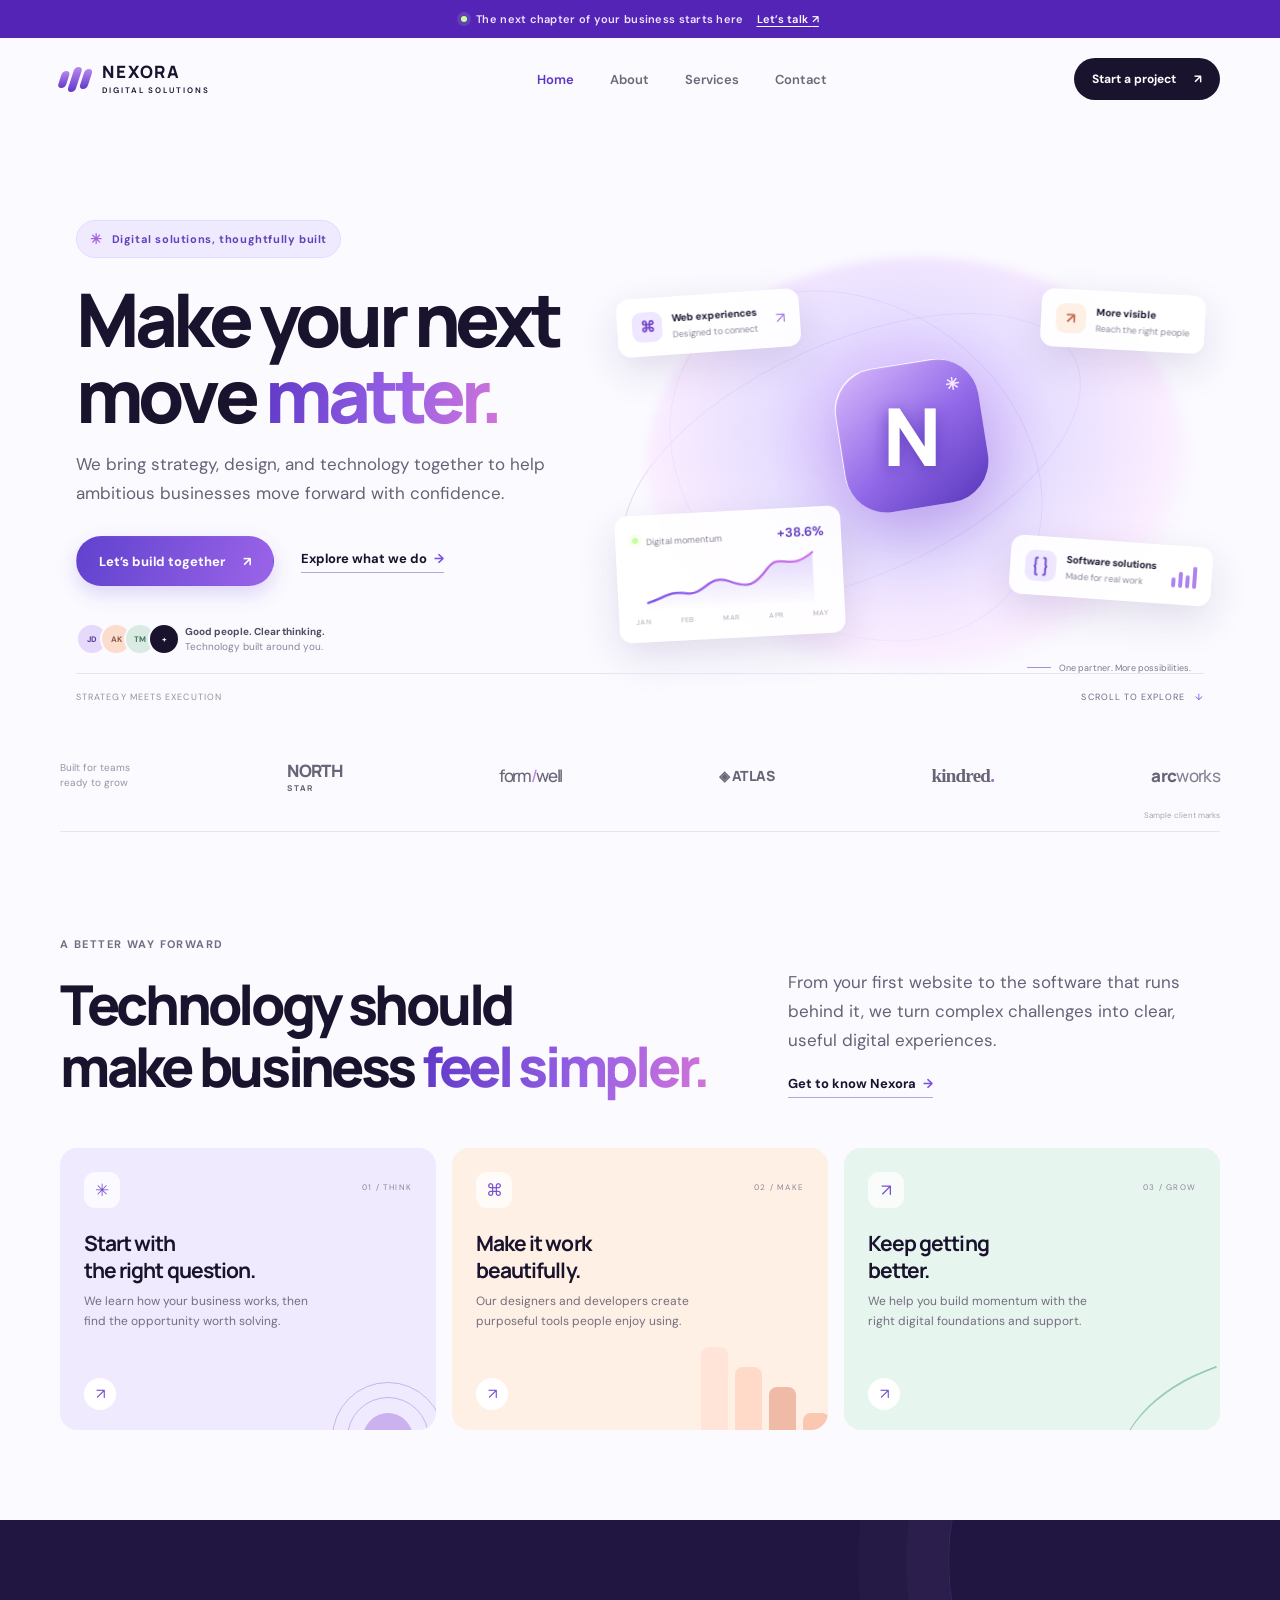
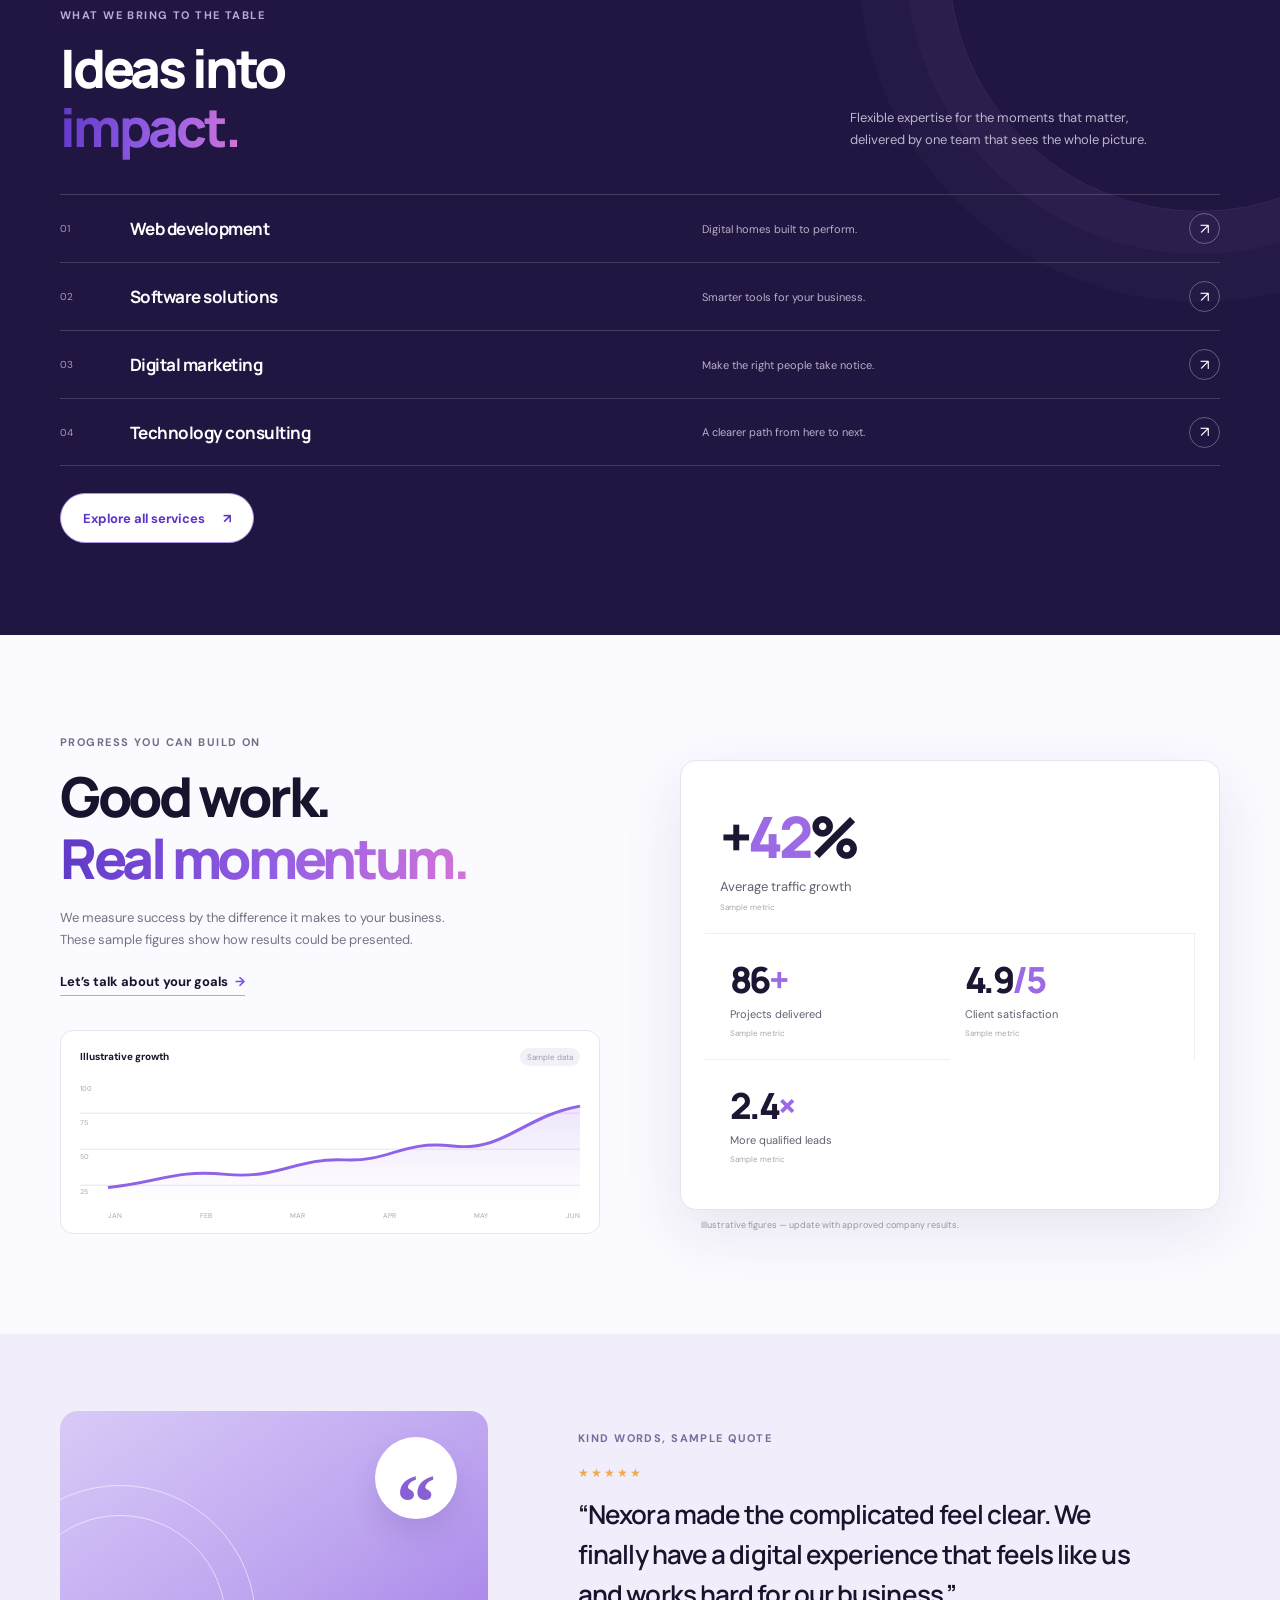
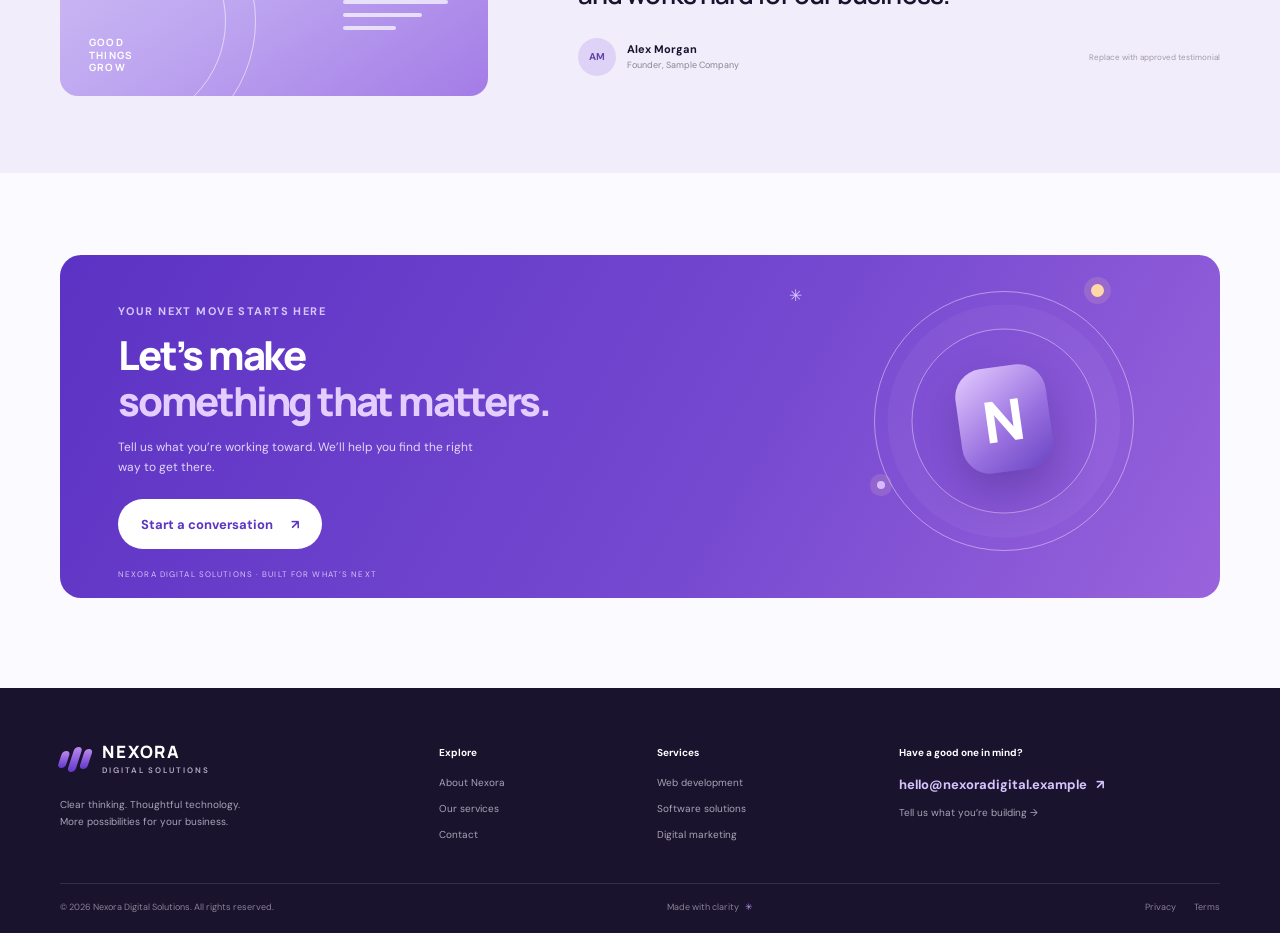
<file: index.html>
<!doctype html>
<html lang="en">
<head>
  <meta charset="utf-8">
  <meta name="viewport" content="width=device-width, initial-scale=1">
  <meta name="theme-color" content="#faf8ff">
  <meta name="description" content="Nexora Digital Solutions builds thoughtful websites, software, and digital experiences that move businesses forward.">
  <title>Nexora Digital Solutions — Build what’s next</title>
  <link rel="preconnect" href="https://fonts.googleapis.com">
  <link rel="preconnect" href="https://fonts.gstatic.com" crossorigin>
  <link href="https://fonts.googleapis.com/css2?family=DM+Sans:wght@400;500;600;700&family=Manrope:wght@400;500;600;700;800&display=swap" rel="stylesheet">
  <link rel="stylesheet" href="assets/css/styles.css">
  <script src="assets/js/site.js" defer></script>
</head>
<body>
  <div class="announcement"><span class="announcement-dot"></span> The next chapter of your business starts here <a href="contact.html">Let’s talk <span aria-hidden="true">↗</span></a></div>
  <header class="site-header">
    <a class="brand" href="index.html" aria-label="Nexora Digital Solutions home"><span class="brand-mark" aria-hidden="true"><i></i><i></i><i></i></span><span>NEXORA<small>DIGITAL SOLUTIONS</small></span></a>
    <button class="menu-toggle" aria-label="Open navigation" aria-expanded="false"><span></span><span></span></button>
    <nav class="main-nav" aria-label="Main navigation"><a class="active" href="index.html">Home</a><a href="about.html">About</a><a href="services.html">Services</a><a href="contact.html">Contact</a></nav>
    <a class="button button-small button-dark header-cta" href="contact.html">Start a project <span aria-hidden="true">↗</span></a>
  </header>

  <main>
    <section class="hero shell">
      <div class="hero-copy">
        <div class="eyebrow"><span class="eyebrow-icon">✳</span> Digital solutions, thoughtfully built</div>
        <h1>Make your next<br>move <span class="gradient-text">matter.</span></h1>
        <p class="hero-lede">We bring strategy, design, and technology together to help ambitious businesses move forward with confidence.</p>
        <div class="hero-actions"><a class="button button-primary" href="contact.html">Let’s build together <span aria-hidden="true">↗</span></a><a class="text-link" href="services.html">Explore what we do <span aria-hidden="true">→</span></a></div>
        <div class="hero-proof"><div class="avatar-stack" aria-hidden="true"><span>JD</span><span>AK</span><span>TM</span><b>+</b></div><p><strong>Good people. Clear thinking.</strong><br>Technology built around you.</p></div>
      </div>
      <div class="hero-visual" aria-label="Illustration of connected digital solutions">
        <div class="visual-orbit orbit-one"></div><div class="visual-orbit orbit-two"></div><div class="visual-glow"></div>
        <div class="visual-core"><span class="core-spark">✳</span><span>N</span></div>
        <div class="float-card card-web"><span class="mini-icon icon-lilac">⌘</span><div><b>Web experiences</b><small>Designed to connect</small></div><span class="card-arrow">↗</span></div>
        <div class="float-card card-growth"><div class="card-top"><span class="status-dot"></span><small>Digital momentum</small><b>+38.6%</b></div><svg class="sparkline" viewBox="0 0 220 74" role="img" aria-label="Illustrative upward trend"><defs><linearGradient id="line" x1="0" x2="1"><stop stop-color="#7752e8"/><stop offset="1" stop-color="#d576e8"/></linearGradient><linearGradient id="area" x1="0" x2="0" y1="0" y2="1"><stop stop-color="#9a76f2" stop-opacity=".28"/><stop offset="1" stop-color="#9a76f2" stop-opacity="0"/></linearGradient></defs><path d="M2 62 C28 54 31 48 53 52 S83 28 108 39 S142 46 159 25 S187 32 218 7 V74 H2Z" fill="url(#area)"/><path d="M2 62 C28 54 31 48 53 52 S83 28 108 39 S142 46 159 25 S187 32 218 7" fill="none" stroke="url(#line)" stroke-width="3" stroke-linecap="round"/></svg><div class="chart-labels"><span>JAN</span><span>FEB</span><span>MAR</span><span>APR</span><span>MAY</span></div></div>
        <div class="float-card card-code"><span class="code-mark">{ }</span><div><b>Software solutions</b><small>Made for real work</small></div><span class="tiny-bars"><i></i><i></i><i></i><i></i></span></div>
        <div class="float-card card-marketing"><span class="mini-icon icon-peach">↗</span><div><b>More visible</b><small>Reach the right people</small></div></div>
        <div class="visual-caption"><span class="caption-line"></span> One partner. More possibilities.</div>
      </div>
      <div class="hero-bottom"><span>Strategy meets execution</span><span class="scroll-cue">SCROLL TO EXPLORE <i>↓</i></span></div>
    </section>

    <section class="client-strip shell" aria-label="Example client marks"><div class="strip-label">Built for teams<br>ready to grow</div><div class="client-wordmark wordmark-north">NORTH<span>STAR</span></div><div class="client-wordmark wordmark-form">form<span>/</span>well</div><div class="client-wordmark wordmark-atlas">◈ ATLAS</div><div class="client-wordmark wordmark-kindred">kindred<span>.</span></div><div class="client-wordmark wordmark-arc">arc<span>works</span></div><span class="sample-note">Sample client marks</span></section>

    <section class="section section-intro shell">
      <div class="section-kicker">A better way forward</div><div class="intro-grid"><h2>Technology should<br>make business <span class="gradient-text">feel simpler.</span></h2><div><p class="body-large">From your first website to the software that runs behind it, we turn complex challenges into clear, useful digital experiences.</p><a class="text-link" href="about.html">Get to know Nexora <span aria-hidden="true">→</span></a></div></div>
      <div class="feature-grid">
        <article class="feature-card feature-lilac"><div class="feature-icon">✳</div><span class="card-index">01 / THINK</span><h3>Start with<br>the right question.</h3><p>We learn how your business works, then find the opportunity worth solving.</p><a href="about.html" aria-label="Learn about our approach">↗</a><div class="feature-art art-rings"><i></i><i></i><i></i></div></article>
        <article class="feature-card feature-peach"><div class="feature-icon">⌘</div><span class="card-index">02 / MAKE</span><h3>Make it work<br>beautifully.</h3><p>Our designers and developers create purposeful tools people enjoy using.</p><a href="services.html" aria-label="Explore our services">↗</a><div class="feature-art art-blocks"><i></i><i></i><i></i><i></i></div></article>
        <article class="feature-card feature-mint"><div class="feature-icon">↗</div><span class="card-index">03 / GROW</span><h3>Keep getting<br>better.</h3><p>We help you build momentum with the right digital foundations and support.</p><a href="contact.html" aria-label="Talk to our team">↗</a><div class="feature-art art-path"><i></i></div></article>
      </div>
    </section>

    <section class="services-preview"><div class="shell services-preview-inner"><div class="section-kicker">What we bring to the table</div><div class="services-heading"><h2>Ideas into<br><span class="gradient-text">impact.</span></h2><p>Flexible expertise for the moments that matter, delivered by one team that sees the whole picture.</p></div><div class="service-list"><a href="services.html#web"><span class="service-number">01</span><span class="service-name">Web development</span><span class="service-description">Digital homes built to perform.</span><span class="service-icon">↗</span></a><a href="services.html#software"><span class="service-number">02</span><span class="service-name">Software solutions</span><span class="service-description">Smarter tools for your business.</span><span class="service-icon">↗</span></a><a href="services.html#marketing"><span class="service-number">03</span><span class="service-name">Digital marketing</span><span class="service-description">Make the right people take notice.</span><span class="service-icon">↗</span></a><a href="services.html#consulting"><span class="service-number">04</span><span class="service-name">Technology consulting</span><span class="service-description">A clearer path from here to next.</span><span class="service-icon">↗</span></a></div><a class="button button-outline" href="services.html">Explore all services <span aria-hidden="true">↗</span></a></div></section>

    <section class="results-section shell"><div class="results-copy"><div class="section-kicker">Progress you can build on</div><h2>Good work.<br><span class="gradient-text">Real momentum.</span></h2><p>We measure success by the difference it makes to your business. These sample figures show how results could be presented.</p><a class="text-link" href="contact.html">Let’s talk about your goals <span aria-hidden="true">→</span></a><div class="results-chart"><div class="chart-title"><b>Illustrative growth</b><span>Sample data</span></div><div class="chart-plot"><div class="y-labels"><span>100</span><span>75</span><span>50</span><span>25</span></div><svg viewBox="0 0 500 150" preserveAspectRatio="none" aria-label="Illustrative rising results chart"><path d="M0 130 C55 123 70 105 125 112 S200 89 250 92 S310 65 365 73 S440 32 500 18" fill="none" stroke="#8d62e8" stroke-width="4"/><path d="M0 130 C55 123 70 105 125 112 S200 89 250 92 S310 65 365 73 S440 32 500 18 L500 150 L0 150Z" fill="url(#chart-fill)"/><defs><linearGradient id="chart-fill" x1="0" x2="0" y1="0" y2="1"><stop stop-color="#a879ee" stop-opacity=".19"/><stop offset="1" stop-color="#a879ee" stop-opacity="0"/></linearGradient></defs></svg><div class="x-labels"><span>JAN</span><span>FEB</span><span>MAR</span><span>APR</span><span>MAY</span><span>JUN</span></div></div></div></div><div class="metric-grid"><div class="metric metric-main"><strong>+<span>42</span>%</strong><span>Average traffic growth</span><small>Sample metric</small></div><div class="metric"><strong>86<span>+</span></strong><span>Projects delivered</span><small>Sample metric</small></div><div class="metric"><strong>4.9<span>/5</span></strong><span>Client satisfaction</span><small>Sample metric</small></div><div class="metric"><strong>2.4<span>×</span></strong><span>More qualified leads</span><small>Sample metric</small></div><div class="metric-footnote">Illustrative figures — update with approved company results.</div></div></section>

    <section class="testimonial-section"><div class="shell testimonial-inner"><div class="testimonial-art"><div class="quote-orb">“</div><div class="quote-lines"><i></i><i></i><i></i></div><div class="quote-stamp">GOOD<br>THINGS<br>GROW</div></div><div class="testimonial-content"><div class="section-kicker">Kind words, sample quote</div><div class="stars">★★★★★</div><blockquote>“Nexora made the complicated feel clear. We finally have a digital experience that feels like us and works hard for our business.”</blockquote><div class="quote-by"><span class="quote-avatar">AM</span><span><b>Alex Morgan</b><small>Founder, Sample Company</small></span><span class="quote-edit-note">Replace with approved testimonial</span></div></div></div></section>

    <section class="cta-section shell"><div class="cta-panel"><div class="cta-spark">✳</div><div class="cta-copy"><span class="section-kicker">Your next move starts here</span><h2>Let’s make<br><span>something that matters.</span></h2><p>Tell us what you’re working toward. We’ll help you find the right way to get there.</p><a class="button button-light" href="contact.html">Start a conversation <span aria-hidden="true">↗</span></a></div><div class="cta-graphic"><div class="cta-ring ring-a"></div><div class="cta-ring ring-b"></div><div class="cta-n">N</div><span class="cta-orbit-dot"></span><span class="cta-orbit-dot dot-two"></span></div><span class="cta-bottom-label">NEXORA DIGITAL SOLUTIONS · BUILT FOR WHAT’S NEXT</span></div></section>
  </main>

  <footer class="site-footer"><div class="shell footer-top"><div class="footer-brand"><a class="brand brand-light" href="index.html"><span class="brand-mark" aria-hidden="true"><i></i><i></i><i></i></span><span>NEXORA<small>DIGITAL SOLUTIONS</small></span></a><p>Clear thinking. Thoughtful technology.<br>More possibilities for your business.</p></div><div class="footer-column"><b>Explore</b><a href="about.html">About Nexora</a><a href="services.html">Our services</a><a href="contact.html">Contact</a></div><div class="footer-column"><b>Services</b><a href="services.html#web">Web development</a><a href="services.html#software">Software solutions</a><a href="services.html#marketing">Digital marketing</a></div><div class="footer-contact"><b>Have a good one in mind?</b><a class="footer-email" href="mailto:hello@nexoradigital.example">hello@nexoradigital.example <span>↗</span></a><a href="contact.html">Tell us what you’re building →</a></div></div><div class="shell footer-bottom"><span>© 2026 Nexora Digital Solutions. All rights reserved.</span><span>Made with clarity <i>✳</i></span><div><a href="contact.html">Privacy</a><a href="contact.html">Terms</a></div></div></footer>
</body>
</html>
</file>
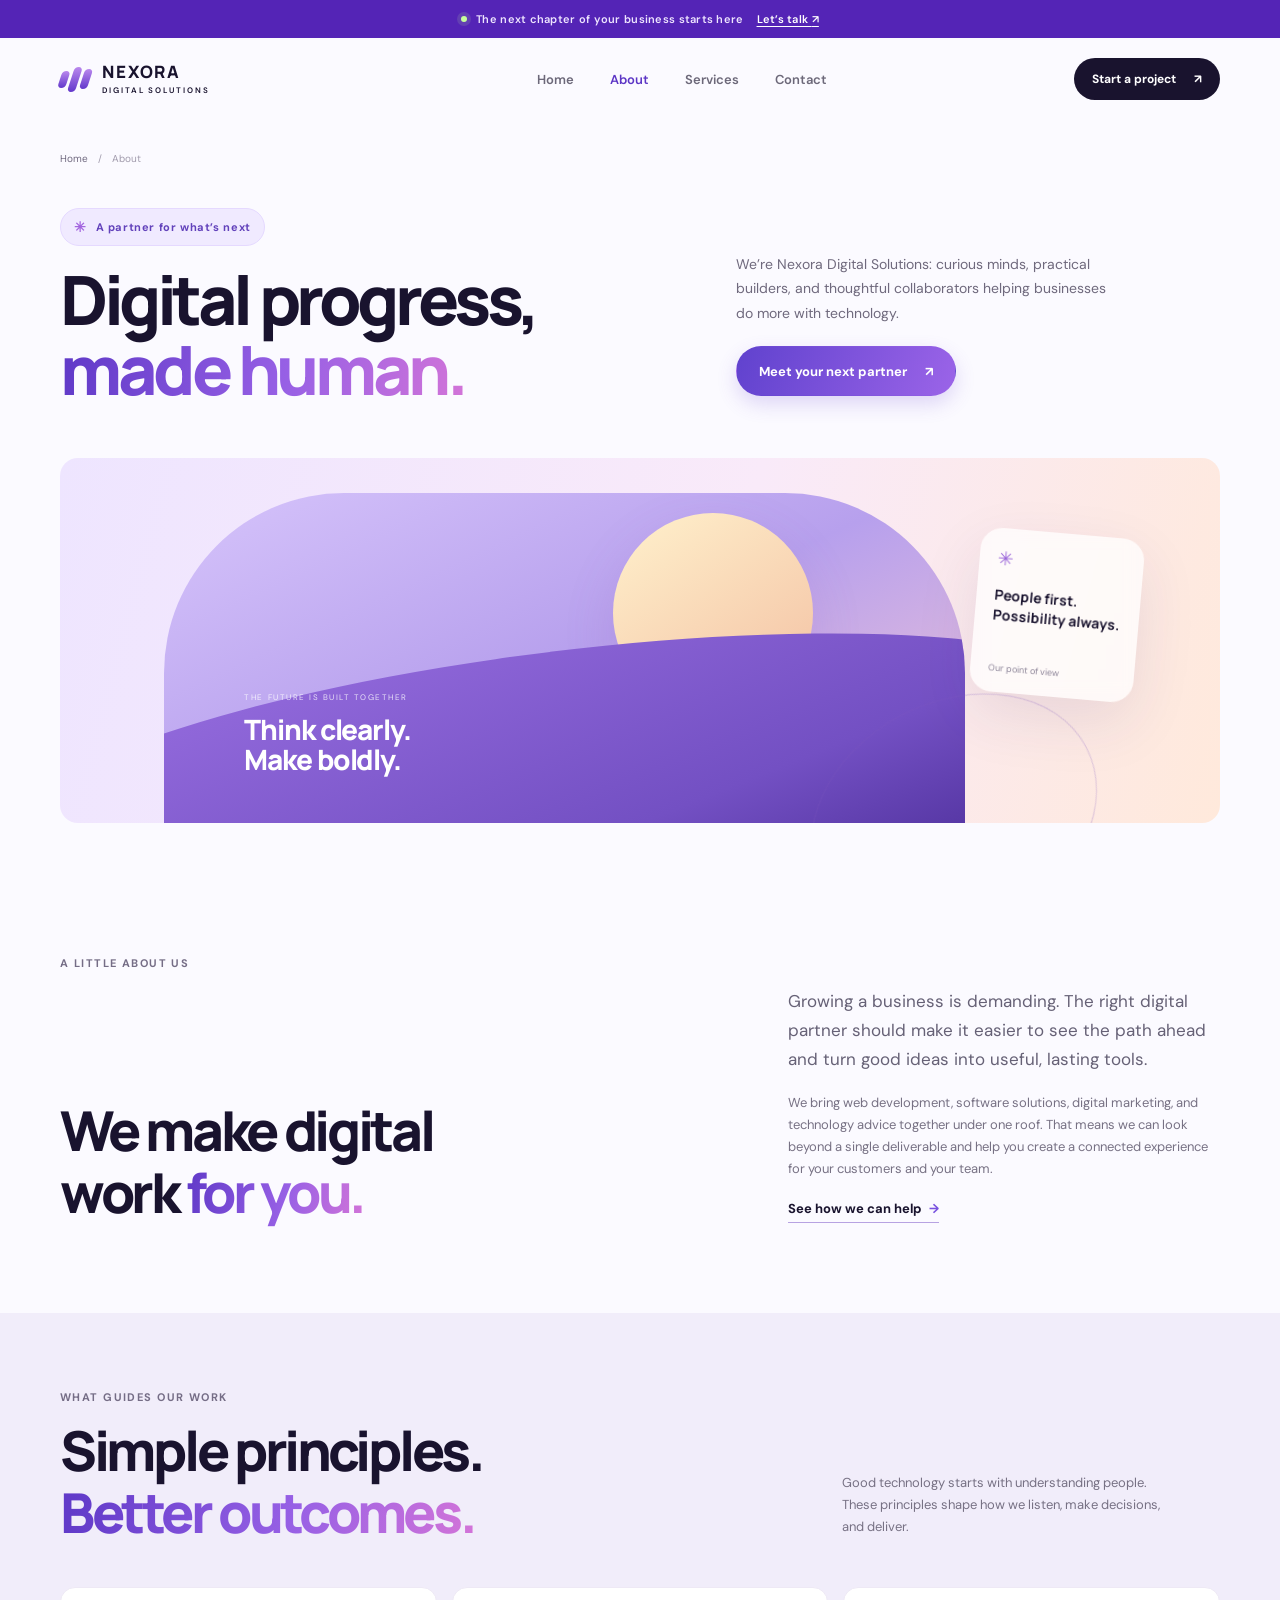
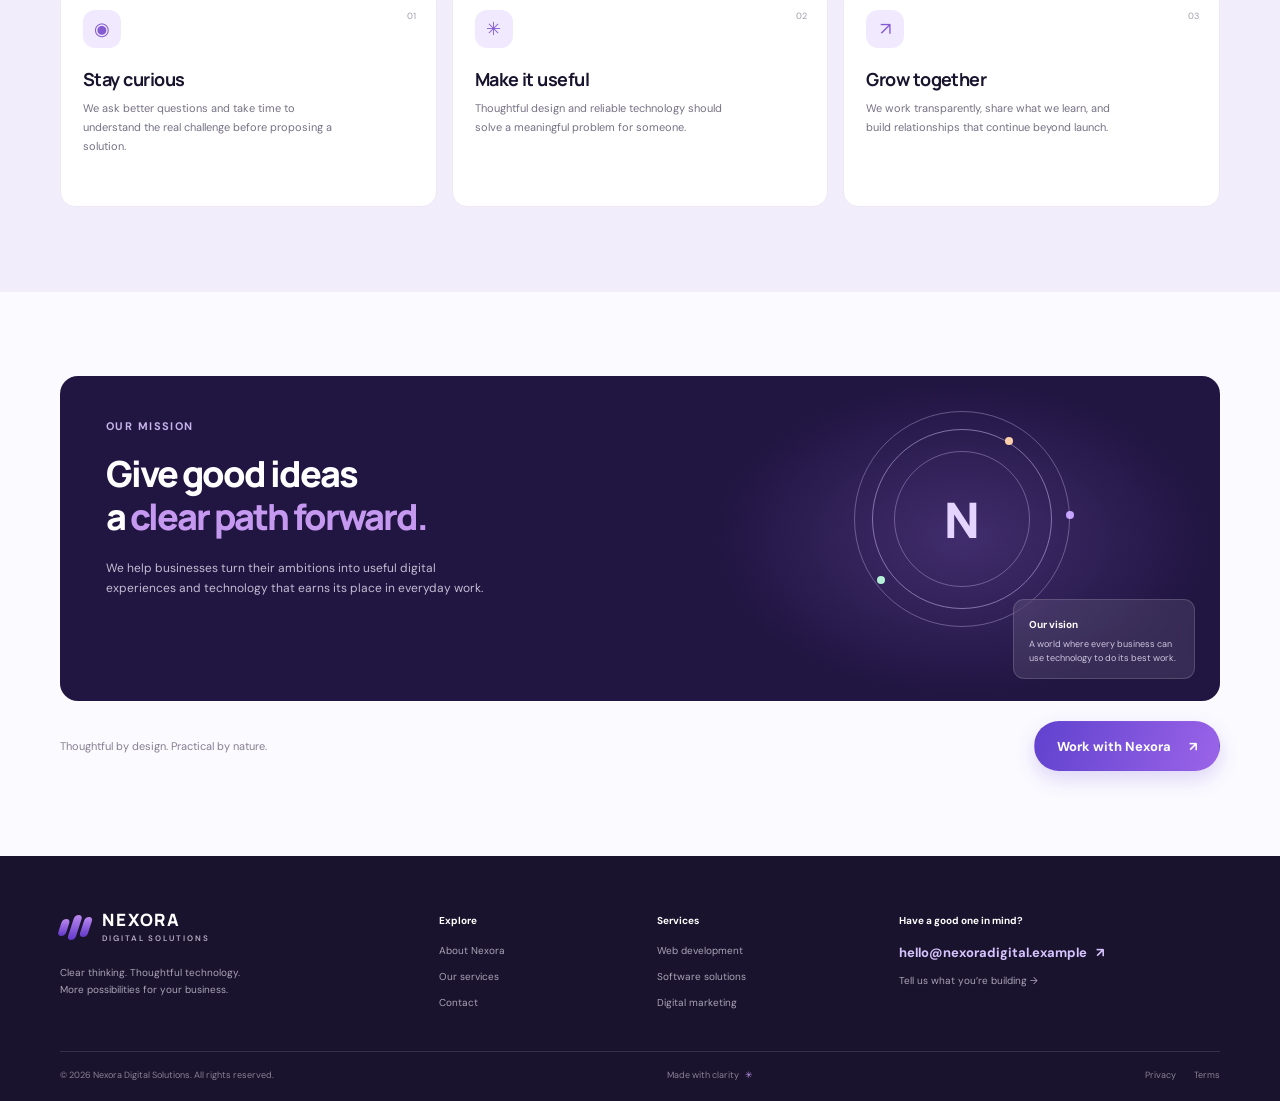
<file: about.html>
<!doctype html>
<html lang="en"><head><meta charset="utf-8"><meta name="viewport" content="width=device-width, initial-scale=1"><meta name="theme-color" content="#faf8ff"><meta name="description" content="Meet Nexora Digital Solutions — a digital partner combining clear thinking, thoughtful technology, and genuine collaboration."><title>About — Nexora Digital Solutions</title><link rel="preconnect" href="https://fonts.googleapis.com"><link rel="preconnect" href="https://fonts.gstatic.com" crossorigin><link href="https://fonts.googleapis.com/css2?family=DM+Sans:wght@400;500;600;700&family=Manrope:wght@400;500;600;700;800&display=swap" rel="stylesheet"><link rel="stylesheet" href="assets/css/styles.css"><script src="assets/js/site.js" defer></script></head>
<body><div class="announcement"><span class="announcement-dot"></span> The next chapter of your business starts here <a href="contact.html">Let’s talk <span>↗</span></a></div><header class="site-header"><a class="brand" href="index.html" aria-label="Nexora Digital Solutions home"><span class="brand-mark"><i></i><i></i><i></i></span><span>NEXORA<small>DIGITAL SOLUTIONS</small></span></a><button class="menu-toggle" aria-label="Open navigation" aria-expanded="false"><span></span><span></span></button><nav class="main-nav" aria-label="Main navigation"><a href="index.html">Home</a><a class="active" href="about.html">About</a><a href="services.html">Services</a><a href="contact.html">Contact</a></nav><a class="button button-small button-dark header-cta" href="contact.html">Start a project <span>↗</span></a></header>
<main><section class="page-hero shell"><div class="breadcrumb"><a href="index.html">Home</a><span>/</span> About</div><div class="page-hero-grid"><div><div class="eyebrow"><span class="eyebrow-icon">✳</span> A partner for what’s next</div><h1>Digital progress,<br><span class="gradient-text">made human.</span></h1></div><div class="page-hero-aside"><p>We’re Nexora Digital Solutions: curious minds, practical builders, and thoughtful collaborators helping businesses do more with technology.</p><a class="button button-primary" href="contact.html">Meet your next partner <span>↗</span></a></div></div><div class="about-art"><div class="about-art-main"><div class="art-sun"></div><div class="art-horizon"></div><div class="art-caption"><span>THE FUTURE IS BUILT TOGETHER</span><b>Think clearly.<br>Make boldly.</b></div></div><div class="about-art-note"><span>✳</span><b>People first.<br>Possibility always.</b><small>Our point of view</small></div><div class="about-art-orbit"></div></div></section>
<section class="section shell about-story"><div class="section-kicker">A little about us</div><div class="intro-grid"><h2>We make digital<br>work <span class="gradient-text">for you.</span></h2><div><p class="body-large">Growing a business is demanding. The right digital partner should make it easier to see the path ahead and turn good ideas into useful, lasting tools.</p><p>We bring web development, software solutions, digital marketing, and technology advice together under one roof. That means we can look beyond a single deliverable and help you create a connected experience for your customers and your team.</p><a class="text-link" href="services.html">See how we can help <span>→</span></a></div></div></section>
<section class="values-section"><div class="shell"><div class="section-kicker">What guides our work</div><div class="values-heading"><h2>Simple principles.<br><span class="gradient-text">Better outcomes.</span></h2><p>Good technology starts with understanding people. These principles shape how we listen, make decisions, and deliver.</p></div><div class="values-grid"><article><span>01</span><div class="value-symbol">◉</div><h3>Stay curious</h3><p>We ask better questions and take time to understand the real challenge before proposing a solution.</p></article><article><span>02</span><div class="value-symbol">✳</div><h3>Make it useful</h3><p>Thoughtful design and reliable technology should solve a meaningful problem for someone.</p></article><article><span>03</span><div class="value-symbol">↗</div><h3>Grow together</h3><p>We work transparently, share what we learn, and build relationships that continue beyond launch.</p></article></div></div></section>
<section class="mission-section shell"><div class="mission-card"><div class="mission-left"><span class="section-kicker">Our mission</span><h2>Give good ideas<br>a <span>clear path forward.</span></h2><p>We help businesses turn their ambitions into useful digital experiences and technology that earns its place in everyday work.</p></div><div class="mission-right"><div class="mission-orbit"><span>N</span><i></i><i></i><i></i></div><div class="vision-note"><b>Our vision</b><p>A world where every business can use technology to do its best work.</p></div></div></div><div class="about-cta-row"><span>Thoughtful by design. Practical by nature.</span><a class="button button-primary" href="contact.html">Work with Nexora <span>↗</span></a></div></section></main>
<footer class="site-footer"><div class="shell footer-top"><div class="footer-brand"><a class="brand brand-light" href="index.html"><span class="brand-mark"><i></i><i></i><i></i></span><span>NEXORA<small>DIGITAL SOLUTIONS</small></span></a><p>Clear thinking. Thoughtful technology.<br>More possibilities for your business.</p></div><div class="footer-column"><b>Explore</b><a href="about.html">About Nexora</a><a href="services.html">Our services</a><a href="contact.html">Contact</a></div><div class="footer-column"><b>Services</b><a href="services.html#web">Web development</a><a href="services.html#software">Software solutions</a><a href="services.html#marketing">Digital marketing</a></div><div class="footer-contact"><b>Have a good one in mind?</b><a class="footer-email" href="mailto:hello@nexoradigital.example">hello@nexoradigital.example <span>↗</span></a><a href="contact.html">Tell us what you’re building →</a></div></div><div class="shell footer-bottom"><span>© 2026 Nexora Digital Solutions. All rights reserved.</span><span>Made with clarity <i>✳</i></span><div><a href="contact.html">Privacy</a><a href="contact.html">Terms</a></div></div></footer></body></html>
</file>
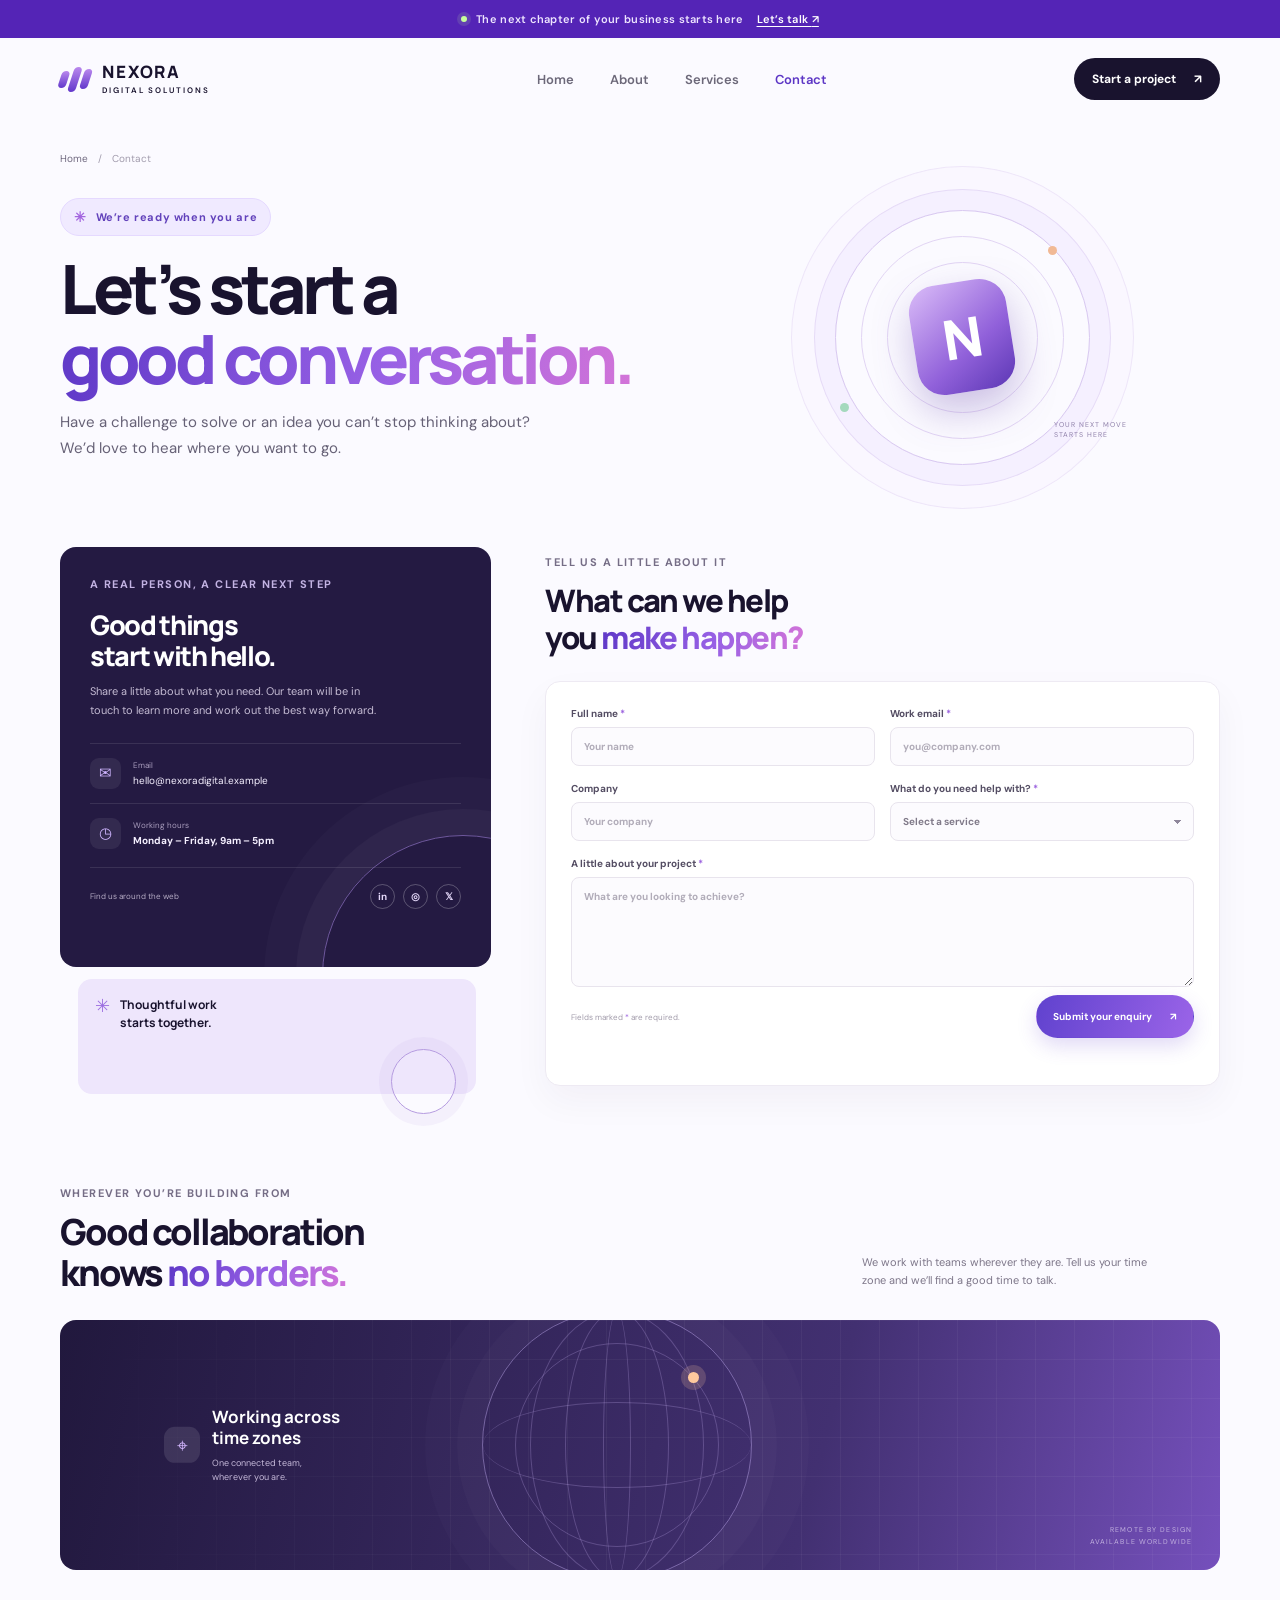
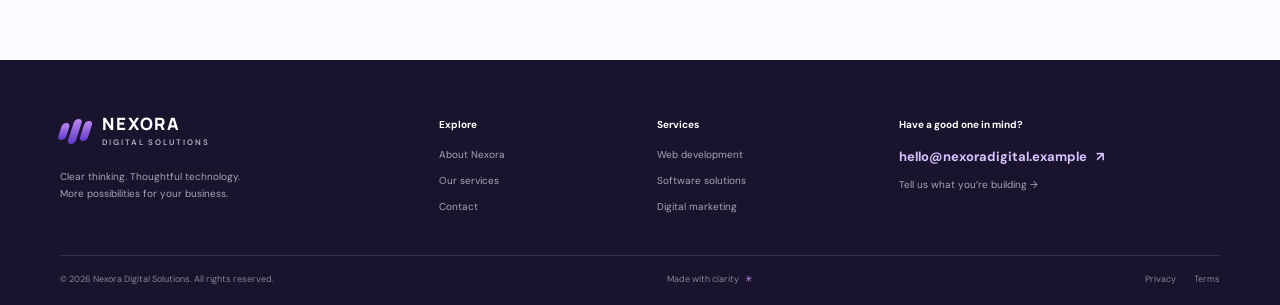
<file: contact.html>
<!doctype html>
<html lang="en"><head><meta charset="utf-8"><meta name="viewport" content="width=device-width, initial-scale=1"><meta name="theme-color" content="#faf8ff"><meta name="description" content="Tell Nexora Digital Solutions what you’re working toward. Start a conversation about web, software, marketing, and technology services."><title>Contact — Nexora Digital Solutions</title><link rel="preconnect" href="https://fonts.googleapis.com"><link rel="preconnect" href="https://fonts.gstatic.com" crossorigin><link href="https://fonts.googleapis.com/css2?family=DM+Sans:wght@400;500;600;700&family=Manrope:wght@400;500;600;700;800&display=swap" rel="stylesheet"><link rel="stylesheet" href="assets/css/styles.css"><script src="assets/js/site.js" defer></script></head>
<body><div class="announcement"><span class="announcement-dot"></span> The next chapter of your business starts here <a href="#contact-form">Let’s talk <span>↗</span></a></div><header class="site-header"><a class="brand" href="index.html" aria-label="Nexora Digital Solutions home"><span class="brand-mark"><i></i><i></i><i></i></span><span>NEXORA<small>DIGITAL SOLUTIONS</small></span></a><button class="menu-toggle" aria-label="Open navigation" aria-expanded="false"><span></span><span></span></button><nav class="main-nav" aria-label="Main navigation"><a href="index.html">Home</a><a href="about.html">About</a><a href="services.html">Services</a><a class="active" href="contact.html">Contact</a></nav><a class="button button-small button-dark header-cta" href="#contact-form">Start a project <span>↗</span></a></header>
<main><section class="contact-hero shell"><div class="breadcrumb"><a href="index.html">Home</a><span>/</span> Contact</div><div class="contact-hero-grid"><div><div class="eyebrow"><span class="eyebrow-icon">✳</span> We’re ready when you are</div><h1>Let’s start a<br><span class="gradient-text">good conversation.</span></h1><p class="body-large">Have a challenge to solve or an idea you can’t stop thinking about? We’d love to hear where you want to go.</p></div><div class="contact-orb"><div class="contact-orb-inner">N</div><span class="orb-label">YOUR NEXT MOVE<br>STARTS HERE</span><i></i><i></i></div></div></section>
<section class="contact-main shell" id="contact-form"><aside class="contact-sidebar"><div class="sidebar-card"><span class="section-kicker">A real person, a clear next step</span><h2>Good things<br>start with hello.</h2><p>Share a little about what you need. Our team will be in touch to learn more and work out the best way forward.</p><div class="contact-detail"><span class="contact-detail-icon">✉</span><div><small>Email</small><a href="mailto:hello@nexoradigital.example">hello@nexoradigital.example</a></div></div><div class="contact-detail"><span class="contact-detail-icon">◷</span><div><small>Working hours</small><b>Monday – Friday, 9am – 5pm</b></div></div><div class="sidebar-social"><span>Find us around the web</span><a href="#contact-form" aria-label="LinkedIn">in</a><a href="#contact-form" aria-label="Instagram">◎</a><a href="#contact-form" aria-label="X social network">𝕏</a></div></div><div class="sidebar-decoration"><span>✳</span><b>Thoughtful work<br>starts together.</b><i></i></div></aside>
<div class="contact-form-wrap"><div class="form-heading"><span class="section-kicker">Tell us a little about it</span><h2>What can we help<br>you <span class="gradient-text">make happen?</span></h2></div><form class="contact-form" id="nexora-contact-form"><div class="form-row"><label>Full name <span>*</span><input type="text" name="name" placeholder="Your name" autocomplete="name" required></label><label>Work email <span>*</span><input type="email" name="email" placeholder="you@company.com" autocomplete="email" required></label></div><div class="form-row"><label>Company <input type="text" name="company" placeholder="Your company" autocomplete="organization"></label><label>What do you need help with? <span>*</span><select name="service" required><option value="" disabled selected>Select a service</option><option>Web development</option><option>Software solutions</option><option>Digital marketing</option><option>Technology consulting</option><option>Something else</option></select></label></div><label class="full-label">A little about your project <span>*</span><textarea name="message" rows="5" placeholder="What are you looking to achieve?" required></textarea></label><div class="form-bottom"><p>Fields marked <span>*</span> are required.</p><button type="submit" class="button button-primary">Submit your enquiry <span aria-hidden="true">↗</span></button></div><p class="form-status" role="status" aria-live="polite"></p></form></div></section>
<section class="location-section shell"><div class="location-heading"><div><span class="section-kicker">Wherever you’re building from</span><h2>Good collaboration<br>knows <span class="gradient-text">no borders.</span></h2></div><p>We work with teams wherever they are. Tell us your time zone and we’ll find a good time to talk.</p></div><div class="location-card"><div class="location-grid-lines"></div><div class="location-globe"><span class="globe-meridian"></span><span class="globe-meridian gm-two"></span><span class="globe-equator"></span><i class="globe-point"></i></div><div class="location-copy"><span class="location-pin">⌖</span><b>Working across<br>time zones</b><small>One connected team,<br>wherever you are.</small></div><div class="location-coordinates">REMOTE BY DESIGN<br>AVAILABLE WORLDWIDE</div></div></section></main>
<footer class="site-footer"><div class="shell footer-top"><div class="footer-brand"><a class="brand brand-light" href="index.html"><span class="brand-mark"><i></i><i></i><i></i></span><span>NEXORA<small>DIGITAL SOLUTIONS</small></span></a><p>Clear thinking. Thoughtful technology.<br>More possibilities for your business.</p></div><div class="footer-column"><b>Explore</b><a href="about.html">About Nexora</a><a href="services.html">Our services</a><a href="contact.html">Contact</a></div><div class="footer-column"><b>Services</b><a href="services.html#web">Web development</a><a href="services.html#software">Software solutions</a><a href="services.html#marketing">Digital marketing</a></div><div class="footer-contact"><b>Have a good one in mind?</b><a class="footer-email" href="mailto:hello@nexoradigital.example">hello@nexoradigital.example <span>↗</span></a><a href="#contact-form">Tell us what you’re building →</a></div></div><div class="shell footer-bottom"><span>© 2026 Nexora Digital Solutions. All rights reserved.</span><span>Made with clarity <i>✳</i></span><div><a href="#contact-form">Privacy</a><a href="#contact-form">Terms</a></div></div></footer></body></html>
</file>
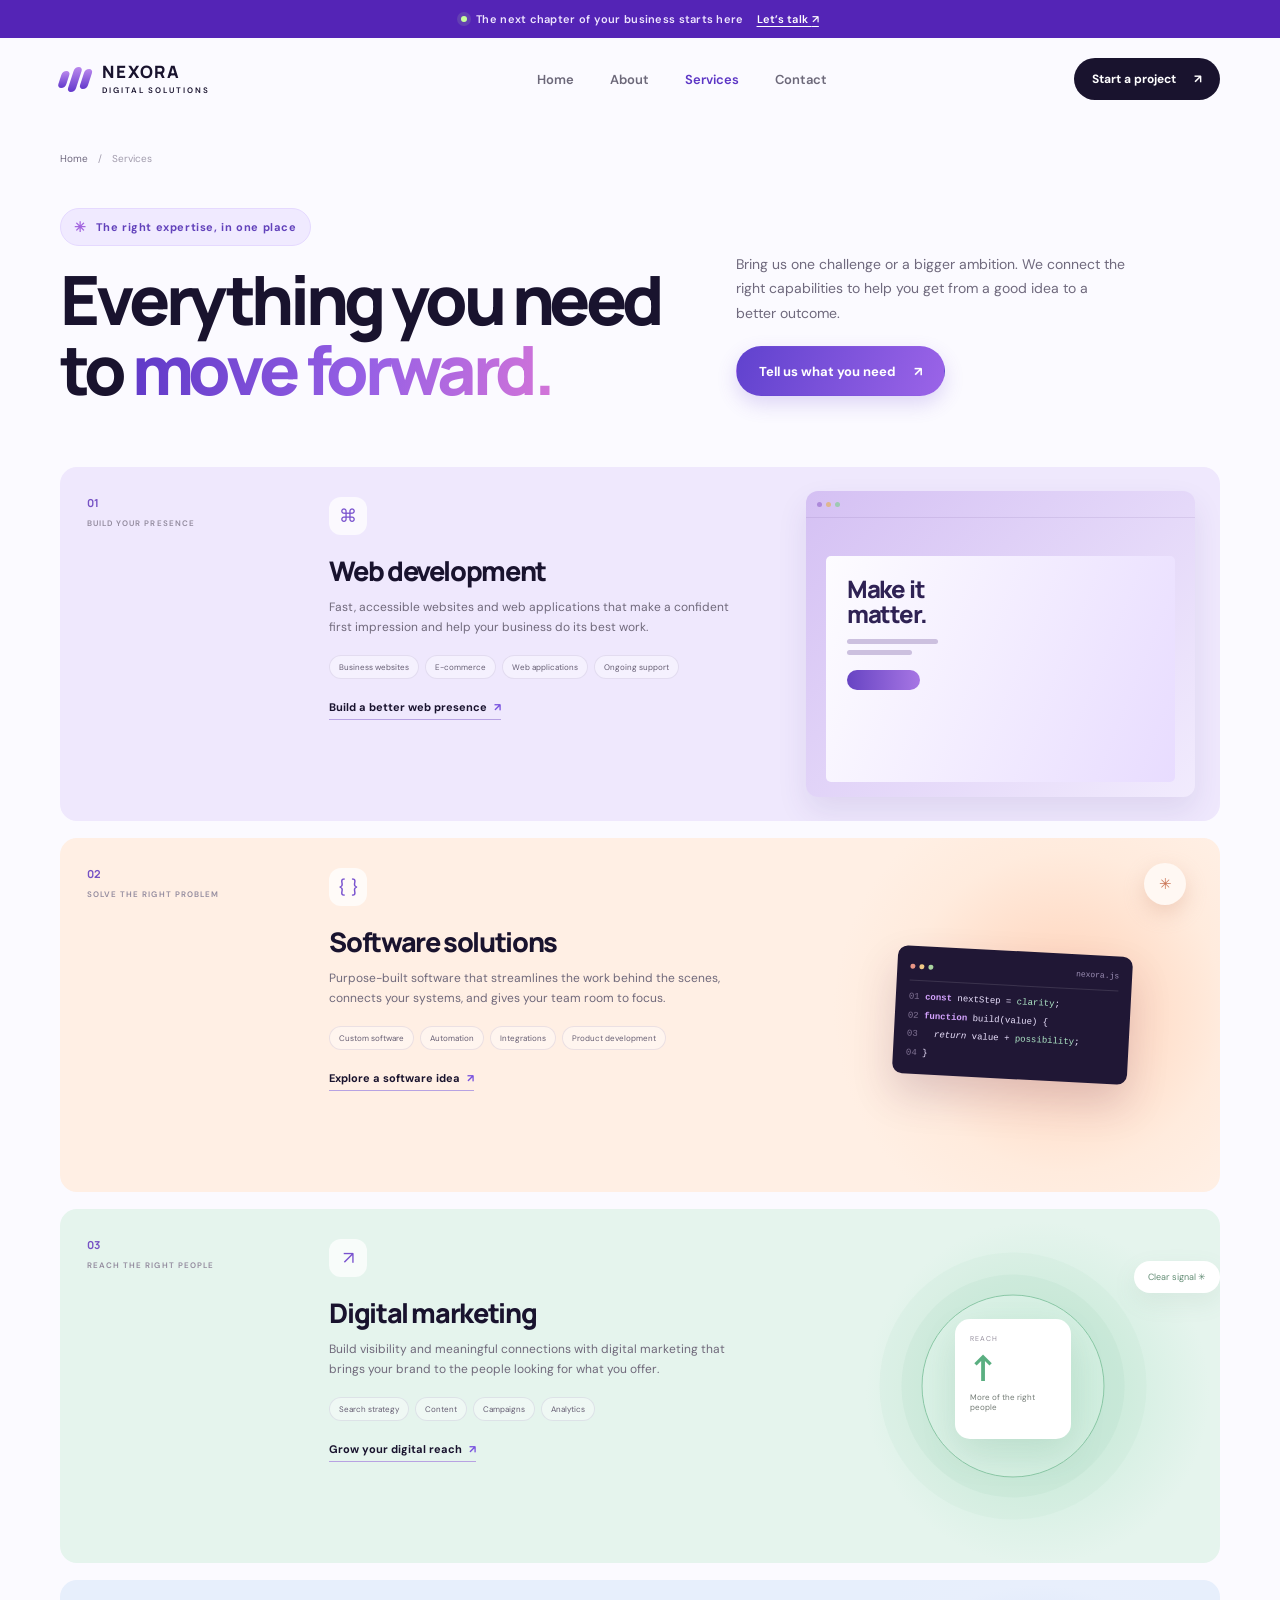
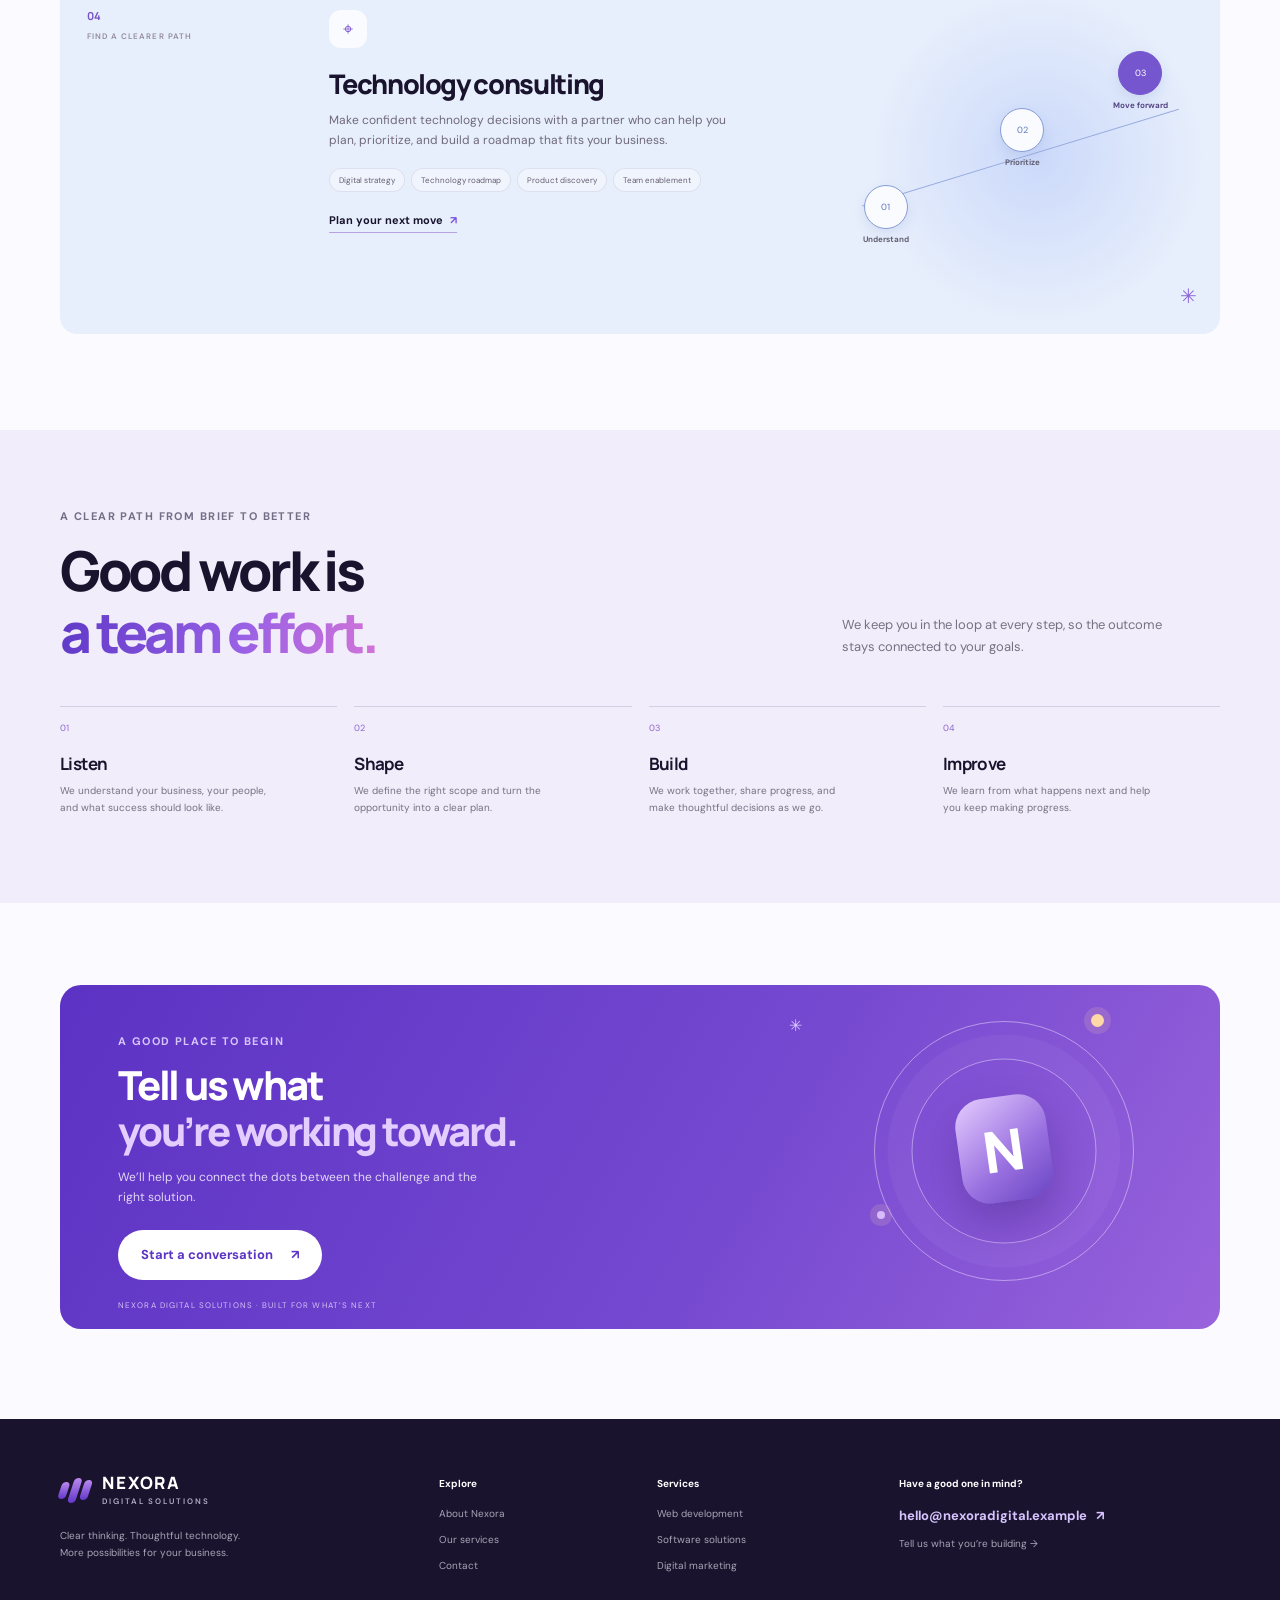
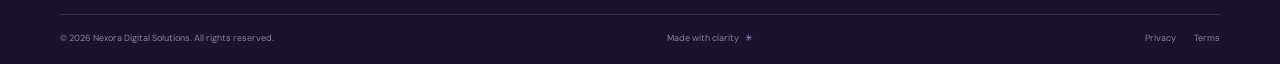
<file: services.html>
<!doctype html>
<html lang="en"><head><meta charset="utf-8"><meta name="viewport" content="width=device-width, initial-scale=1"><meta name="theme-color" content="#faf8ff"><meta name="description" content="Explore web development, software solutions, digital marketing, and technology consulting from Nexora Digital Solutions."><title>Services — Nexora Digital Solutions</title><link rel="preconnect" href="https://fonts.googleapis.com"><link rel="preconnect" href="https://fonts.gstatic.com" crossorigin><link href="https://fonts.googleapis.com/css2?family=DM+Sans:wght@400;500;600;700&family=Manrope:wght@400;500;600;700;800&display=swap" rel="stylesheet"><link rel="stylesheet" href="assets/css/styles.css"><script src="assets/js/site.js" defer></script></head>
<body><div class="announcement"><span class="announcement-dot"></span> The next chapter of your business starts here <a href="contact.html">Let’s talk <span>↗</span></a></div><header class="site-header"><a class="brand" href="index.html" aria-label="Nexora Digital Solutions home"><span class="brand-mark"><i></i><i></i><i></i></span><span>NEXORA<small>DIGITAL SOLUTIONS</small></span></a><button class="menu-toggle" aria-label="Open navigation" aria-expanded="false"><span></span><span></span></button><nav class="main-nav" aria-label="Main navigation"><a href="index.html">Home</a><a href="about.html">About</a><a class="active" href="services.html">Services</a><a href="contact.html">Contact</a></nav><a class="button button-small button-dark header-cta" href="contact.html">Start a project <span>↗</span></a></header>
<main><section class="page-hero shell"><div class="breadcrumb"><a href="index.html">Home</a><span>/</span> Services</div><div class="page-hero-grid"><div><div class="eyebrow"><span class="eyebrow-icon">✳</span> The right expertise, in one place</div><h1>Everything you need<br>to <span class="gradient-text">move forward.</span></h1></div><div class="page-hero-aside"><p>Bring us one challenge or a bigger ambition. We connect the right capabilities to help you get from a good idea to a better outcome.</p><a class="button button-primary" href="contact.html">Tell us what you need <span>↗</span></a></div></div></section>
<section class="services-detail shell"><article id="web" class="service-detail-card service-detail-lilac"><div class="detail-number">01 <span>BUILD YOUR PRESENCE</span></div><div class="detail-content"><div class="detail-icon">⌘</div><h2>Web development</h2><p>Fast, accessible websites and web applications that make a confident first impression and help your business do its best work.</p><div class="detail-tags"><span>Business websites</span><span>E-commerce</span><span>Web applications</span><span>Ongoing support</span></div><a class="text-link" href="contact.html">Build a better web presence <span>↗</span></a></div><div class="detail-art detail-browser"><div class="browser-bar"><i></i><i></i><i></i></div><div class="browser-shape"><b>Make it<br>matter.</b><span></span><span></span><i></i></div></div></article>
<article id="software" class="service-detail-card service-detail-peach"><div class="detail-number">02 <span>SOLVE THE RIGHT PROBLEM</span></div><div class="detail-content"><div class="detail-icon">{ }</div><h2>Software solutions</h2><p>Purpose-built software that streamlines the work behind the scenes, connects your systems, and gives your team room to focus.</p><div class="detail-tags"><span>Custom software</span><span>Automation</span><span>Integrations</span><span>Product development</span></div><a class="text-link" href="contact.html">Explore a software idea <span>↗</span></a></div><div class="detail-art detail-code"><div class="code-window"><div class="code-window-top"><i></i><i></i><i></i><span>nexora.js</span></div><div><span>01</span> <b>const</b> nextStep = <em>clarity</em>;</div><div><span>02</span> <b>function</b> build(value) {</div><div><span>03</span> &nbsp;&nbsp;<i>return</i> value + <em>possibility</em>;</div><div><span>04</span> }</div></div><div class="code-orbit">✳</div></div></article>
<article id="marketing" class="service-detail-card service-detail-mint"><div class="detail-number">03 <span>REACH THE RIGHT PEOPLE</span></div><div class="detail-content"><div class="detail-icon">↗</div><h2>Digital marketing</h2><p>Build visibility and meaningful connections with digital marketing that brings your brand to the people looking for what you offer.</p><div class="detail-tags"><span>Search strategy</span><span>Content</span><span>Campaigns</span><span>Analytics</span></div><a class="text-link" href="contact.html">Grow your digital reach <span>↗</span></a></div><div class="detail-art detail-marketing-art"><div class="marketing-ring"></div><div class="marketing-stat"><small>REACH</small><b>↑</b><span>More of the right people</span></div><div class="marketing-pill">Clear signal ✳</div></div></article>
<article id="consulting" class="service-detail-card service-detail-blue"><div class="detail-number">04 <span>FIND A CLEARER PATH</span></div><div class="detail-content"><div class="detail-icon">⌖</div><h2>Technology consulting</h2><p>Make confident technology decisions with a partner who can help you plan, prioritize, and build a roadmap that fits your business.</p><div class="detail-tags"><span>Digital strategy</span><span>Technology roadmap</span><span>Product discovery</span><span>Team enablement</span></div><a class="text-link" href="contact.html">Plan your next move <span>↗</span></a></div><div class="detail-art detail-roadmap"><div class="roadmap-line"></div><span class="roadmap-point rp-one">01 <b>Understand</b></span><span class="roadmap-point rp-two">02 <b>Prioritize</b></span><span class="roadmap-point rp-three">03 <b>Move forward</b></span><div class="roadmap-star">✳</div></div></article></section>
<section class="process-band"><div class="shell"><div class="section-kicker">A clear path from brief to better</div><div class="process-heading"><h2>Good work is<br><span class="gradient-text">a team effort.</span></h2><p>We keep you in the loop at every step, so the outcome stays connected to your goals.</p></div><div class="process-steps"><div><span>01</span><b>Listen</b><p>We understand your business, your people, and what success should look like.</p></div><div><span>02</span><b>Shape</b><p>We define the right scope and turn the opportunity into a clear plan.</p></div><div><span>03</span><b>Build</b><p>We work together, share progress, and make thoughtful decisions as we go.</p></div><div><span>04</span><b>Improve</b><p>We learn from what happens next and help you keep making progress.</p></div></div></div></section><section class="cta-section shell"><div class="cta-panel"><div class="cta-spark">✳</div><div class="cta-copy"><span class="section-kicker">A good place to begin</span><h2>Tell us what<br><span>you’re working toward.</span></h2><p>We’ll help you connect the dots between the challenge and the right solution.</p><a class="button button-light" href="contact.html">Start a conversation <span>↗</span></a></div><div class="cta-graphic"><div class="cta-ring ring-a"></div><div class="cta-ring ring-b"></div><div class="cta-n">N</div><span class="cta-orbit-dot"></span><span class="cta-orbit-dot dot-two"></span></div><span class="cta-bottom-label">NEXORA DIGITAL SOLUTIONS · BUILT FOR WHAT’S NEXT</span></div></section></main>
<footer class="site-footer"><div class="shell footer-top"><div class="footer-brand"><a class="brand brand-light" href="index.html"><span class="brand-mark"><i></i><i></i><i></i></span><span>NEXORA<small>DIGITAL SOLUTIONS</small></span></a><p>Clear thinking. Thoughtful technology.<br>More possibilities for your business.</p></div><div class="footer-column"><b>Explore</b><a href="about.html">About Nexora</a><a href="services.html">Our services</a><a href="contact.html">Contact</a></div><div class="footer-column"><b>Services</b><a href="#web">Web development</a><a href="#software">Software solutions</a><a href="#marketing">Digital marketing</a></div><div class="footer-contact"><b>Have a good one in mind?</b><a class="footer-email" href="mailto:hello@nexoradigital.example">hello@nexoradigital.example <span>↗</span></a><a href="contact.html">Tell us what you’re building →</a></div></div><div class="shell footer-bottom"><span>© 2026 Nexora Digital Solutions. All rights reserved.</span><span>Made with clarity <i>✳</i></span><div><a href="contact.html">Privacy</a><a href="contact.html">Terms</a></div></div></footer></body></html>
</file>
<file: assets/css/styles.css>
:root{--ink:#19132e;--ink-soft:#49435b;--muted:#777287;--purple:#7852df;--purple-deep:#5c35c5;--lilac:#f0eaff;--line:#e8e4ef;--paper:#fbfaff;--white:#fff;--mint:#dff5eb;--peach:#fff0e5;--font-head:'Manrope',sans-serif;--font-body:'DM Sans',sans-serif;--shadow:0 22px 60px rgba(59,35,112,.1)}*{box-sizing:border-box}html{scroll-behavior:smooth}body{margin:0;background:var(--paper);color:var(--ink);font-family:var(--font-body);font-size:15px;-webkit-font-smoothing:antialiased}a{color:inherit;text-decoration:none}button,input,textarea,select{font:inherit}.shell{width:min(1160px,calc(100% - 64px));margin-inline:auto}.announcement{height:38px;background:#5424b6;color:#eee5ff;display:flex;align-items:center;justify-content:center;gap:9px;font-size:11px;font-weight:600;letter-spacing:.025em}.announcement a{color:white;text-decoration:underline;text-underline-offset:3px;margin-left:4px}.announcement-dot,.status-dot{width:6px;height:6px;border-radius:50%;background:#c7ff9c;display:inline-block;box-shadow:0 0 0 4px rgba(199,255,156,.13)}.site-header{width:min(1160px,calc(100% - 64px));height:82px;margin:auto;display:flex;align-items:center;justify-content:space-between;position:relative;z-index:10}.brand{display:flex;align-items:center;gap:10px;color:var(--ink);font:800 17px var(--font-head);letter-spacing:.11em;line-height:1}.brand small{display:block;margin-top:5px;font:600 8px var(--font-body);letter-spacing:.24em}.brand-mark{width:32px;height:32px;display:flex;align-items:center;gap:3px;transform:skew(-18deg)}.brand-mark i{display:block;width:8px;border-radius:5px;background:linear-gradient(180deg,#ba88ed,#6238cb)}.brand-mark i:nth-child(1){height:17px}.brand-mark i:nth-child(2){height:25px}.brand-mark i:nth-child(3){height:20px}.main-nav{display:flex;align-items:center;gap:36px;margin-left:80px}.main-nav a{color:#6c6879;font-size:13px;font-weight:600;transition:color .2s}.main-nav a:hover,.main-nav a.active{color:var(--purple-deep)}.button{min-height:50px;padding:0 22px;border:1px solid transparent;border-radius:999px;display:inline-flex;align-items:center;justify-content:center;gap:18px;font-size:13px;font-weight:700;transition:transform .2s,box-shadow .2s,background .2s}.button:hover{transform:translateY(-2px);box-shadow:0 12px 25px rgba(85,50,173,.17)}.button-small{min-height:42px;padding:0 17px;font-size:12px}.button-dark{background:var(--ink);color:#fff}.button-primary{background:linear-gradient(110deg,#6042ce,#9b64e8);color:#fff;box-shadow:0 8px 20px rgba(107,70,209,.2)}.button-outline{border-color:#ad93e9;color:var(--purple-deep);background:#fff}.button-light{background:#fff;color:var(--purple-deep)}.menu-toggle{display:none}.hero{padding-top:63px;min-height:600px;position:relative;display:grid;grid-template-columns:.92fr 1.08fr;align-items:center;gap:15px}.hero-copy{padding:0 0 28px 16px;position:relative;z-index:2}.eyebrow,.section-kicker{font-size:11px;letter-spacing:.13em;text-transform:uppercase;font-weight:700;color:#756d86}.eyebrow{display:inline-flex;align-items:center;gap:9px;padding:9px 13px;background:#f0eaff;border:1px solid #e5d9ff;border-radius:99px;color:#6242bb;letter-spacing:.055em;text-transform:none;font-size:11px}.eyebrow-icon{font-size:14px;color:#a365df}.hero h1,.page-hero h1,.contact-hero h1{font:800 clamp(48px,6vw,74px)/1.03 var(--font-head);letter-spacing:-.065em;margin:23px 0 17px}.gradient-text{background:linear-gradient(100deg,#623bc9 4%,#9760e5 56%,#d374d8 100%);-webkit-background-clip:text;background-clip:text;color:transparent}.hero-lede,.body-large{font-size:17px;line-height:1.7;color:#666176;max-width:470px}.hero-actions{display:flex;align-items:center;gap:27px;margin-top:28px}.text-link{color:var(--ink);font-size:13px;font-weight:700;border-bottom:1px solid #b7a2e2;padding-bottom:5px}.text-link span{color:var(--purple);margin-left:4px}.hero-proof{display:flex;align-items:center;gap:13px;margin-top:37px}.avatar-stack{display:flex;align-items:center}.avatar-stack>*{width:32px;height:32px;border-radius:50%;border:2px solid var(--paper);margin-right:-8px;display:grid;place-items:center;background:#e6d9fb;color:#573e99;font-size:8px;font-weight:700}.avatar-stack span:nth-child(2){background:#fbdccd;color:#8b5a48}.avatar-stack span:nth-child(3){background:#d9ebe3;color:#457260}.avatar-stack b{background:var(--ink);color:white}.hero-proof p{font-size:10px;line-height:1.55;color:#8a8596;margin:0}.hero-proof p strong{color:#514b61;font-weight:700}.hero-visual{height:480px;position:relative;overflow:visible}.visual-glow{position:absolute;inset:45px 30px 20px 45px;border-radius:50%;background:radial-gradient(ellipse at 48% 42%,rgba(193,153,255,.7),rgba(216,201,255,.55) 37%,rgba(249,232,255,.75) 64%,transparent 73%);filter:blur(4px)}.visual-orbit{position:absolute;border:1px solid rgba(151,118,216,.24);border-radius:50%;transform:rotate(-24deg)}.orbit-one{width:490px;height:235px;top:130px;left:5px}.orbit-two{width:400px;height:320px;top:94px;left:54px;transform:rotate(37deg)}.visual-core{position:absolute;width:145px;height:145px;left:calc(50% - 72px);top:151px;border-radius:42px;transform:rotate(-9deg);background:linear-gradient(145deg,#d8b9fb,#9269e8 54%,#5837bb);box-shadow:0 30px 65px rgba(105,66,196,.28),inset 1px 1px 1px #fff;display:grid;place-items:center;color:white;font:800 80px var(--font-head)}.visual-core>span:last-child{transform:rotate(9deg);text-shadow:0 4px 18px #6242bd}.core-spark{position:absolute;top:16px;right:17px;font-size:17px;color:#f8e8ff}.float-card{position:absolute;background:rgba(255,255,255,.9);backdrop-filter:blur(12px);border:1px solid rgba(255,255,255,.95);border-radius:13px;box-shadow:0 14px 38px rgba(63,39,111,.14)}.card-web,.card-code,.card-marketing{display:flex;align-items:center;gap:10px;padding:13px 14px}.card-web{left:15px;top:82px;transform:rotate(-4deg)}.card-code{right:8px;bottom:92px;transform:rotate(4deg)}.card-marketing{right:15px;top:80px;transform:rotate(3deg)}.float-card b{display:block;font-size:10px}.float-card small{display:block;font-size:9px;color:#8b859b;margin-top:4px}.mini-icon{width:30px;height:30px;border-radius:9px;display:grid;place-items:center;font-weight:700;color:#7346c9}.icon-lilac{background:#efe6ff}.icon-peach{background:#fff0e5;color:#c97055}.card-arrow{color:#9d75df;margin-left:8px}.card-growth{left:15px;bottom:54px;width:226px;padding:15px 16px;transform:rotate(-3deg)}.card-top{display:grid;grid-template-columns:8px 1fr auto;align-items:center;gap:6px}.card-top small{font-size:9px;color:#858094}.card-top b{font-size:13px;color:#6c45c5}.card-top .status-dot{width:6px;height:6px}.sparkline{width:100%;height:57px;margin-top:7px}.chart-labels{display:flex;justify-content:space-between;color:#aaa4b4;font-size:7px;letter-spacing:.05em}.code-mark{font:700 17px var(--font-head);color:#7450d1;background:#eee7ff;width:31px;height:31px;border-radius:9px;display:grid;place-items:center}.tiny-bars{height:24px;display:flex;align-items:end;gap:3px;margin-left:6px}.tiny-bars i{height:10px;width:4px;border-radius:3px;background:#ad83ed}.tiny-bars i:nth-child(2){height:16px}.tiny-bars i:nth-child(3){height:13px}.tiny-bars i:nth-child(4){height:22px}.visual-caption{position:absolute;right:29px;bottom:18px;display:flex;align-items:center;gap:8px;font-size:9px;color:#81788f}.caption-line{width:24px;height:1px;background:#ac8add}.hero-bottom{position:absolute;bottom:0;left:16px;right:16px;border-top:1px solid var(--line);padding:17px 0;display:flex;justify-content:space-between;color:#9690a0;font-size:9px;letter-spacing:.12em;text-transform:uppercase}.scroll-cue{color:#716a80}.scroll-cue i{font-style:normal;color:var(--purple);margin-left:7px}.client-strip{min-height:112px;border-bottom:1px solid var(--line);display:flex;align-items:center;justify-content:space-between;gap:24px;position:relative}.strip-label{color:#9993a5;font-size:10px;line-height:1.45}.client-wordmark{font:800 17px var(--font-head);color:#696476;letter-spacing:-.04em}.wordmark-north span{font-size:8px;letter-spacing:.2em;display:block}.wordmark-form{font-weight:500;letter-spacing:-.08em}.wordmark-form span{color:#bc85e5}.wordmark-atlas{font-size:14px}.wordmark-kindred{font-family:Georgia,serif;font-size:19px}.wordmark-kindred span{color:#a36ce3}.wordmark-arc span{font-weight:500;color:#878191}.sample-note{position:absolute;right:0;bottom:11px;color:#aaa4b2;font-size:8px}.section{padding-top:105px;padding-bottom:90px}.section-kicker{display:block}.intro-grid{display:grid;grid-template-columns:1.2fr .8fr;gap:80px;align-items:end;margin-top:17px}.intro-grid h2,.services-heading h2,.results-copy h2,.values-heading h2,.process-heading h2,.location-heading h2{font:800 clamp(38px,4.4vw,55px)/1.12 var(--font-head);letter-spacing:-.06em;margin:0}.intro-grid>div{padding-bottom:5px}.intro-grid p{margin:0 0 18px}.body-large{font-size:17px}.intro-grid p:not(.body-large){color:#777184;line-height:1.7;font-size:13px}.feature-grid{display:grid;grid-template-columns:repeat(3,1fr);gap:16px;margin-top:50px}.feature-card{min-height:282px;border-radius:17px;padding:24px;position:relative;overflow:hidden}.feature-lilac{background:#f0eaff}.feature-peach{background:#fff0e5}.feature-mint{background:#e7f5ef}.feature-icon{width:36px;height:36px;border-radius:11px;background:rgba(255,255,255,.76);display:grid;place-items:center;color:#7951ce;font-size:17px}.card-index{position:absolute;right:24px;top:34px;font-size:8px;letter-spacing:.15em;color:#8d8699}.feature-card h3{font:700 21px/1.28 var(--font-head);letter-spacing:-.045em;margin:22px 0 9px;position:relative;z-index:1}.feature-card p{max-width:225px;margin:0;color:#746e7e;font-size:12px;line-height:1.65;position:relative;z-index:1}.feature-card>a{position:absolute;left:24px;bottom:20px;width:32px;height:32px;border-radius:50%;background:#fff;display:grid;place-items:center;color:#7750cd;z-index:2}.feature-art{position:absolute;right:-16px;bottom:-25px;width:155px;height:115px;opacity:.72}.art-rings i{position:absolute;width:112px;height:112px;border-radius:50%;border:1px solid #bb9ce9;right:8px;bottom:-39px}.art-rings i:nth-child(2){width:82px;height:82px;right:23px;bottom:-24px}.art-rings i:nth-child(3){width:50px;height:50px;right:39px;bottom:-8px;background:#bd9de8}.art-blocks i{position:absolute;bottom:0;width:27px;border-radius:8px 8px 0 0;background:#f8b99d;height:42px;right:14px}.art-blocks i:nth-child(2){height:68px;right:48px;background:#eaa78e}.art-blocks i:nth-child(3){height:88px;right:82px;background:#ffd2bd}.art-blocks i:nth-child(4){height:108px;right:116px;background:#ffe0d2}.art-path i{position:absolute;right:0;bottom:-12px;width:130px;height:80px;border-radius:90% 0 0 0;border-top:2px solid #78bb9e;transform:rotate(-22deg)}.services-preview{background:#211542;color:white;padding:88px 0 92px;overflow:hidden;position:relative}.services-preview:after{content:"";position:absolute;width:500px;height:500px;border:1px solid rgba(198,172,255,.12);border-radius:50%;right:-170px;top:-210px;box-shadow:0 0 0 42px rgba(198,172,255,.035),0 0 0 90px rgba(198,172,255,.025)}.services-preview .section-kicker{color:#b9a8db}.services-heading{display:flex;align-items:end;justify-content:space-between;margin-top:17px;position:relative;z-index:1}.services-heading h2{font-size:53px}.services-heading>p{max-width:300px;color:#bdb5cd;line-height:1.7;font-size:13px;margin:0 6% 6px 0}.service-list{margin:37px 0 27px;position:relative;z-index:1}.service-list a{display:grid;grid-template-columns:70px 1.2fr 1fr 42px;align-items:center;min-height:68px;border-top:1px solid rgba(255,255,255,.16);transition:padding .2s,color .2s}.service-list a:last-child{border-bottom:1px solid rgba(255,255,255,.16)}.service-list a:hover{padding-inline:10px;color:#d2b5ff}.service-number{font-size:10px;color:#a89bbd}.service-name{font:700 17px var(--font-head);letter-spacing:-.03em}.service-description{color:#b8b0c7;font-size:11px}.service-icon{width:31px;height:31px;border-radius:50%;border:1px solid rgba(255,255,255,.3);display:grid;place-items:center;justify-self:end}.services-preview .button{position:relative;z-index:1}.results-section{padding-top:100px;padding-bottom:100px;display:grid;grid-template-columns:1fr 1fr;gap:80px;align-items:center}.results-copy h2{margin:17px 0}.results-copy>p{font-size:13px;line-height:1.7;color:#777184;max-width:400px}.results-copy>.text-link{display:inline-block;margin-top:9px}.results-chart{margin-top:34px;padding:17px 19px 13px;border:1px solid var(--line);border-radius:13px;background:#fff}.chart-title{display:flex;justify-content:space-between;align-items:center;font-size:10px}.chart-title span{font-size:8px;color:#a29cab;background:#f3f0f9;border-radius:99px;padding:4px 7px}.chart-plot{height:142px;position:relative;padding:15px 0 18px 28px;margin-top:12px;background:repeating-linear-gradient(to bottom,transparent 0,transparent 34px,#efedf3 35px,#efedf3 36px)}.chart-plot svg{height:100%;width:100%;overflow:visible}.y-labels{position:absolute;top:6px;bottom:24px;left:0;display:flex;flex-direction:column;justify-content:space-between;color:#aaa5b1;font-size:7px}.x-labels{display:flex;justify-content:space-between;color:#aaa5b1;font-size:7px;position:absolute;left:28px;right:0;bottom:0}.metric-grid{display:grid;grid-template-columns:1fr 1fr;background:#fff;border:1px solid var(--line);border-radius:16px;padding:24px;box-shadow:var(--shadow);position:relative}.metric{padding:21px 15px;border-bottom:1px solid #efecf4}.metric:nth-child(odd){border-right:1px solid #efecf4}.metric:nth-child(even){padding-left:25px}.metric:nth-child(3),.metric:nth-child(4){border-bottom:0}.metric strong{display:block;font:800 36px var(--font-head);letter-spacing:-.07em;color:#1d1632}.metric strong span{color:#9d6ae5}.metric>span{display:block;font-size:11px;color:#645e71;margin-top:3px}.metric small{display:block;font-size:8px;color:#aaa4b2;margin-top:7px}.metric-main{grid-column:span 2;border-right:0!important;border-bottom:1px solid #efecf4!important;padding:12px 15px 21px}.metric-main strong{font-size:57px}.metric-main>span{font-size:13px}.metric-footnote{position:absolute;bottom:-22px;left:20px;color:#9a93a4;font-size:9px}.testimonial-section{background:#f1edfa;padding:77px 0}.testimonial-inner{display:grid;grid-template-columns:.8fr 1.2fr;align-items:center;gap:90px}.testimonial-art{height:285px;border-radius:18px;background:linear-gradient(145deg,#d8caf7,#bea6f0 54%,#a37ce6);position:relative;overflow:hidden}.testimonial-art:before,.testimonial-art:after{content:"";position:absolute;border:1px solid rgba(255,255,255,.55);border-radius:50%;width:270px;height:270px;left:-76px;top:74px}.testimonial-art:after{width:210px;height:210px;left:-46px;top:104px}.quote-orb{position:absolute;right:31px;top:26px;width:82px;height:82px;background:#fff;border-radius:50%;display:grid;place-items:center;font:800 79px Georgia;color:#8860d5;padding-top:20px;box-shadow:0 15px 28px rgba(70,41,124,.14)}.quote-lines{position:absolute;right:40px;bottom:57px;width:105px}.quote-lines i{display:block;height:4px;margin:9px 0;background:rgba(255,255,255,.7);border-radius:6px}.quote-lines i:nth-child(2){width:75%}.quote-lines i:nth-child(3){width:50%}.quote-stamp{position:absolute;left:29px;bottom:22px;font:700 10px/1.25 var(--font-head);letter-spacing:.12em;color:#fff}.testimonial-content .section-kicker{color:#7c6a9c}.stars{color:#efaa50;letter-spacing:.16em;margin-top:20px;font-size:12px}.testimonial-content blockquote{font:600 clamp(19px,2.2vw,26px)/1.55 var(--font-head);letter-spacing:-.035em;margin:13px 0 23px;max-width:580px}.quote-by{display:flex;align-items:center;gap:11px}.quote-avatar{width:38px;height:38px;border-radius:50%;display:grid;place-items:center;background:#dfd2f7;color:#6445a6;font-weight:700;font-size:10px}.quote-by b,.quote-by small{display:block}.quote-by b{font-size:11px}.quote-by small{font-size:9px;color:#8b8595;margin-top:3px}.quote-edit-note{margin-left:auto;color:#a19aa9;font-size:8px}.cta-section{padding-top:82px;padding-bottom:90px}.cta-panel{min-height:330px;overflow:hidden;position:relative;border-radius:21px;background:linear-gradient(120deg,#5c32c4,#7549d0 58%,#9963dc);color:white;padding:49px 58px}.cta-panel .section-kicker{color:#d6c6fb}.cta-spark{position:absolute;right:36%;top:30px;font-size:16px;color:#ddc8ff}.cta-copy{position:relative;z-index:2;max-width:490px}.cta-copy h2{font:800 40px/1.15 var(--font-head);letter-spacing:-.055em;margin:14px 0}.cta-copy h2 span{color:#e4ceff}.cta-copy p{font-size:12px;line-height:1.65;color:#e2d8f6;max-width:370px;margin-bottom:22px}.cta-graphic{position:absolute;width:370px;height:370px;right:31px;top:-19px}.cta-ring{position:absolute;border:1px solid rgba(238,224,255,.5);border-radius:50%;left:50%;top:50%;transform:translate(-50%,-50%)}.ring-a{width:260px;height:260px}.ring-b{width:185px;height:185px;box-shadow:0 0 0 24px rgba(227,204,255,.05)}.cta-n{position:absolute;left:50%;top:50%;transform:translate(-50%,-52%) rotate(-8deg);width:91px;height:105px;border-radius:28px;display:grid;place-items:center;background:linear-gradient(145deg,#e4cbff,#986fdf 60%,#6945c3);box-shadow:0 20px 40px rgba(41,19,93,.27);font:800 57px var(--font-head)}.cta-orbit-dot{position:absolute;top:48px;right:85px;width:13px;height:13px;border-radius:50%;background:#ffd8a8;box-shadow:0 0 0 7px rgba(255,216,168,.15)}.cta-orbit-dot.dot-two{left:58px;top:245px;width:8px;height:8px;background:#d8baff}.cta-bottom-label{position:absolute;left:58px;bottom:19px;color:#d4c2f5;font-size:8px;letter-spacing:.14em}.site-footer{background:#19132d;color:#fff;padding:55px 0 20px}.footer-top{display:grid;grid-template-columns:1.5fr .8fr .9fr 1.4fr;gap:35px;padding-bottom:42px}.brand-light{color:white}.brand-light small{color:#b6adc5}.footer-brand p{font-size:10px;line-height:1.7;color:#aaa3b7;margin-top:21px}.footer-column,.footer-contact{display:flex;flex-direction:column;gap:13px;padding-top:3px}.footer-column b,.footer-contact>b{font-size:10px;color:#fff;margin-bottom:4px}.footer-column a,.footer-contact>a{font-size:10px;color:#aaa3b7}.footer-column a:hover,.footer-contact>a:hover{color:#dfccff}.footer-contact .footer-email{font-size:13px;color:#d7c4ff;font-weight:700}.footer-email span{margin-left:6px}.footer-bottom{border-top:1px solid rgba(255,255,255,.12);padding-top:17px;display:flex;justify-content:space-between;align-items:center;color:#898195;font-size:9px}.footer-bottom>span:nth-child(2) i{font-style:normal;color:#bc95ec;margin-left:4px}.footer-bottom div{display:flex;gap:18px}.footer-bottom a:hover{color:white}
/* Inner pages */
.page-hero{padding-top:23px;padding-bottom:58px}.breadcrumb{display:flex;align-items:center;gap:10px;color:#a19bac;font-size:10px;margin:9px 0 43px}.breadcrumb a{color:#716a80}.page-hero-grid{display:grid;grid-template-columns:1.12fr .88fr;gap:60px;align-items:end}.page-hero h1{font-size:clamp(45px,5.8vw,68px);margin:18px 0 0}.page-hero-aside{max-width:390px;padding-bottom:8px}.page-hero-aside p{font-size:14px;line-height:1.75;color:#6f697d;margin:0 0 21px}.about-art{height:365px;margin-top:54px;border-radius:18px;position:relative;overflow:hidden;background:linear-gradient(105deg,#eee5ff 0%,#f9eaf9 56%,#ffe9db 100%)}.about-art-main{position:absolute;inset:35px 22% 0 9%;overflow:hidden;border-radius:180px 180px 0 0;background:linear-gradient(155deg,#d6c4fb,#b7a0ed 50%,#f3c6d5)}.art-sun{position:absolute;width:200px;height:200px;background:linear-gradient(145deg,#fff1cc,#f3bfa2);border-radius:50%;top:20px;right:19%;box-shadow:0 20px 50px rgba(151,94,177,.17)}.art-horizon{position:absolute;inset:48% -20% -20%;background:linear-gradient(165deg,#986ee0,#7350c3 65%,#4a2c97);border-radius:50% 50% 0 0;transform:rotate(-7deg)}.art-caption{position:absolute;z-index:1;left:10%;bottom:49px;color:white}.art-caption span{display:block;font-size:8px;letter-spacing:.19em;opacity:.8}.art-caption b{display:block;font:800 28px/1.08 var(--font-head);letter-spacing:-.04em;margin-top:12px}.about-art-note{position:absolute;right:7%;top:75px;width:164px;height:164px;border-radius:22px;background:rgba(255,255,255,.75);backdrop-filter:blur(9px);padding:18px;display:flex;flex-direction:column;box-shadow:var(--shadow);transform:rotate(5deg)}.about-art-note span{color:#9964d9;font-size:19px}.about-art-note b{font:700 14px/1.4 var(--font-head);margin-top:14px}.about-art-note small{font-size:9px;color:#8c8598;margin-top:auto}.about-art-orbit{position:absolute;right:10%;bottom:-109px;width:300px;height:230px;border:1px solid rgba(127,90,192,.25);border-radius:50%;transform:rotate(-28deg)}.about-story{padding-top:75px}.values-section{padding:77px 0 85px;background:#f1edfa}.values-heading,.process-heading{display:flex;justify-content:space-between;align-items:end;margin-top:16px}.values-heading>p,.process-heading>p{max-width:320px;color:#777184;line-height:1.7;font-size:13px;margin:0 5% 5px 30px}.values-grid{display:grid;grid-template-columns:repeat(3,1fr);gap:15px;margin-top:44px}.values-grid article{background:#fff;border:1px solid #eee9f5;border-radius:15px;padding:22px;min-height:220px;position:relative}.values-grid article>span{position:absolute;right:20px;top:22px;font-size:9px;color:#a49dab}.value-symbol{width:38px;height:38px;border-radius:12px;background:#f1eaff;color:#855bd3;display:grid;place-items:center;font-size:18px}.values-grid h3{font:700 18px var(--font-head);margin:19px 0 8px;letter-spacing:-.03em}.values-grid p{font-size:11px;line-height:1.7;color:#777184;max-width:265px;margin:0}.mission-section{padding-top:84px;padding-bottom:85px}.mission-card{min-height:325px;border-radius:18px;background:#211542;color:white;display:grid;grid-template-columns:1fr .8fr;overflow:hidden}.mission-left{padding:43px 46px}.mission-left .section-kicker{color:#c5b4e9}.mission-left h2{font:800 36px/1.2 var(--font-head);letter-spacing:-.055em;margin:19px 0}.mission-left h2 span{color:#c699f0}.mission-left p{max-width:390px;color:#c4bdd2;font-size:12px;line-height:1.7}.mission-right{position:relative;min-height:300px;background:radial-gradient(ellipse at center,rgba(137,100,207,.3),transparent 68%)}.mission-orbit{position:absolute;left:50%;top:44%;width:180px;height:180px;border:1px solid rgba(222,202,255,.48);border-radius:50%;transform:translate(-50%,-50%);display:grid;place-items:center}.mission-orbit:before,.mission-orbit:after{content:"";position:absolute;border:1px solid rgba(222,202,255,.34);border-radius:50%;inset:21px}.mission-orbit:after{inset:-19px}.mission-orbit span{font:800 49px var(--font-head);color:#e5d4ff}.mission-orbit i{position:absolute;width:8px;height:8px;border-radius:50%;background:#ffcfab;top:7px;right:38px}.mission-orbit i:nth-of-type(2){background:#b7f0d8;top:auto;right:auto;bottom:24px;left:4px}.mission-orbit i:nth-of-type(3){background:#c4a2ff;top:81px;right:-23px}.vision-note{position:absolute;bottom:22px;right:25px;width:182px;padding:13px 15px;background:rgba(255,255,255,.1);border:1px solid rgba(255,255,255,.15);border-radius:11px;backdrop-filter:blur(10px)}.vision-note b{font-size:10px}.vision-note p{font-size:9px;line-height:1.5;color:#d0c6df;margin:5px 0 0}.about-cta-row{margin-top:20px;display:flex;justify-content:space-between;align-items:center}.about-cta-row>span{font-size:11px;color:#857e90}.services-detail{padding-top:5px;padding-bottom:79px}.service-detail-card{min-height:354px;border-radius:17px;margin-bottom:17px;display:grid;grid-template-columns:.65fr 1.15fr 1fr;overflow:hidden;position:relative}.service-detail-lilac{background:#efe8fd}.service-detail-peach{background:#ffefe4}.service-detail-mint{background:#e5f4ed}.service-detail-blue{background:#e7effc}.detail-number{padding:28px 27px;font:700 11px var(--font-head);color:#7652c4}.detail-number span{display:block;color:#938b9e;font:600 8px var(--font-body);letter-spacing:.13em;margin-top:8px}.detail-content{padding:30px 20px 27px 0;z-index:1}.detail-icon{width:38px;height:38px;border-radius:12px;background:rgba(255,255,255,.75);display:grid;place-items:center;color:#7952ce;font-size:18px}.detail-content h2{font:800 27px var(--font-head);letter-spacing:-.05em;margin:17px 0 8px}.detail-content>p{max-width:405px;color:#70697b;font-size:12px;line-height:1.7;margin:0}.detail-tags{display:flex;flex-wrap:wrap;gap:6px;margin:17px 0}.detail-tags span{border:1px solid rgba(92,67,138,.12);border-radius:99px;padding:6px 9px;background:rgba(255,255,255,.4);font-size:8px;color:#655d72}.detail-content .text-link{font-size:11px;display:inline-block;margin-top:3px}.detail-art{position:relative;min-height:100%;overflow:hidden}.detail-browser{background:linear-gradient(135deg,rgba(195,166,237,.6),rgba(255,255,255,.14));margin:24px 25px 24px 0;border-radius:12px;min-height:306px;box-shadow:0 14px 30px rgba(73,45,124,.1)}.browser-bar{height:27px;border-bottom:1px solid rgba(78,55,119,.1);display:flex;align-items:center;gap:4px;padding:0 11px}.browser-bar i,.code-window-top i{width:5px;height:5px;border-radius:50%;background:#ad8adb}.browser-bar i:nth-child(2){background:#dfb78f}.browser-bar i:nth-child(3){background:#9ec9b4}.browser-shape{position:absolute;inset:65px 20px 15px;background:linear-gradient(112deg,#fdfcff,#e8dcff);border-radius:5px;padding:21px}.browser-shape b{display:block;font:800 24px/1.03 var(--font-head);letter-spacing:-.05em;color:#2f2254}.browser-shape>span{display:block;width:91px;height:5px;background:#ccc0df;border-radius:5px;margin-top:12px}.browser-shape>span:nth-of-type(2){width:65px;margin-top:6px}.browser-shape i{display:block;width:73px;height:20px;background:linear-gradient(90deg,#6744c3,#a776e4);border-radius:99px;margin-top:15px}.detail-code{display:grid;place-items:center;background:radial-gradient(circle at 62% 49%,#ffd0b6,#ffebdd 51%,transparent 73%)}.code-window{background:#201735;width:235px;padding:12px 13px;border-radius:10px;box-shadow:0 20px 40px rgba(88,43,83,.19);transform:rotate(3deg);color:#ece3ff;font:9px/2.05 monospace}.code-window-top{display:flex;align-items:center;gap:4px;border-bottom:1px solid rgba(255,255,255,.12);padding-bottom:6px;margin-bottom:7px}.code-window-top i{background:#e89585}.code-window-top i:nth-child(2){background:#f1ca86}.code-window-top i:nth-child(3){background:#a9d49f}.code-window-top span{margin-left:auto;color:#9e91b7;font-size:8px}.code-window>div:not(.code-window-top)>span{color:#807394}.code-window b{color:#d5a4ff}.code-window em{font-style:normal;color:#aee6c6}.code-orbit{position:absolute;top:25px;right:34px;width:42px;height:42px;display:grid;place-items:center;background:#fff8f3;border-radius:50%;color:#ca7556;box-shadow:0 8px 20px #ddaa9470}.detail-marketing-art{background:radial-gradient(circle at 56% 52%,#c5ead7,#e5f4ed 58%,transparent 73%)}.marketing-ring{position:absolute;width:183px;height:183px;border:1px solid #89c7a5;border-radius:50%;left:50%;top:50%;transform:translate(-50%,-50%);box-shadow:0 0 0 20px rgba(138,199,165,.1),0 0 0 42px rgba(138,199,165,.08)}.marketing-stat{position:absolute;left:50%;top:48%;transform:translate(-50%,-50%);width:116px;height:120px;background:#fff;border-radius:15px;padding:15px;box-shadow:0 15px 35px #56896822;display:flex;flex-direction:column}.marketing-stat small{font-size:7px;letter-spacing:.14em;color:#96909e}.marketing-stat b{font:800 36px var(--font-head);color:#5aaf81}.marketing-stat span{font-size:8px;color:#737b75}.marketing-pill{position:absolute;right:0;top:52px;background:#fff;padding:10px 14px;border-radius:99px;font-size:9px;color:#628c74;box-shadow:0 9px 24px #56896818}.detail-roadmap{background:radial-gradient(circle at 56% 50%,#cbd9fa,#e8effc 59%,transparent 76%)}.roadmap-line{position:absolute;top:50%;left:12%;right:8%;height:1px;background:#9aace0;transform:rotate(-17deg)}.roadmap-point{position:absolute;width:44px;height:44px;border:1px solid #879dd8;background:#f9fbff;border-radius:50%;display:grid;place-items:center;font-size:9px;color:#6178be;box-shadow:0 5px 12px #7089c52b}.roadmap-point b{position:absolute;top:48px;white-space:nowrap;font-size:8px;color:#625f71}.rp-one{left:14%;top:58%}.rp-two{left:47%;top:36%}.rp-three{right:14%;top:20%;background:#7656cf;color:white;border-color:#7656cf}.rp-three b{color:#544584}.roadmap-star{position:absolute;right:23px;bottom:25px;color:#8d66d5;font-size:20px}.process-band{padding:79px 0 87px;background:#f1edfa}.process-heading{margin-top:17px}.process-steps{display:grid;grid-template-columns:repeat(4,1fr);gap:17px;margin-top:43px}.process-steps>div{border-top:1px solid #d6cce6;padding-top:15px}.process-steps>div>span{display:block;color:#8e66d1;font-size:9px;margin-bottom:18px}.process-steps b{font:700 17px var(--font-head);letter-spacing:-.035em}.process-steps p{font-size:10px;line-height:1.65;color:#777184;max-width:210px;margin:8px 0 0}.contact-hero{padding-top:23px;padding-bottom:33px}.contact-hero .breadcrumb{margin-bottom:33px}.contact-hero-grid{display:grid;grid-template-columns:1fr .8fr;align-items:center}.contact-hero h1{font-size:clamp(45px,5.8vw,68px);margin:17px 0}.contact-hero .body-large{font-size:15px;max-width:480px}.contact-orb{height:255px;width:255px;justify-self:center;position:relative;border:1px solid #d9c9f1;border-radius:50%;display:grid;place-items:center;box-shadow:0 0 0 20px #f5f0ff,0 0 0 21px #e6dbf7,0 0 0 43px #faf7ff,0 0 0 44px #eee6f9}.contact-orb:before,.contact-orb:after{content:"";position:absolute;inset:25px;border:1px solid #e2d5f4;border-radius:50%}.contact-orb:after{inset:51px}.contact-orb-inner{width:98px;height:110px;border-radius:27px;background:linear-gradient(145deg,#dabcf8,#9161da 60%,#5c37b5);display:grid;place-items:center;color:#fff;font:800 55px var(--font-head);transform:rotate(-9deg);box-shadow:0 17px 38px #7453b359;z-index:1}.contact-orb .orb-label{position:absolute;right:-38px;bottom:23px;font-size:7px;line-height:1.5;letter-spacing:.14em;color:#8f80a9}.contact-orb>i{position:absolute;width:9px;height:9px;border-radius:50%;background:#f1b995;top:35px;right:32px}.contact-orb>i:last-child{background:#a4d9bd;top:auto;right:auto;left:4px;bottom:52px}.contact-main{display:grid;grid-template-columns:.78fr 1.22fr;gap:54px;padding-top:38px;padding-bottom:82px}.contact-sidebar{position:relative;min-height:494px}.sidebar-card{background:#241a42;color:#fff;border-radius:16px;padding:30px;position:relative;z-index:1;min-height:420px;overflow:hidden}.sidebar-card:after{content:"";position:absolute;right:-113px;bottom:-150px;width:280px;height:280px;border:1px solid #6e589c;border-radius:50%;box-shadow:0 0 0 26px #ffffff08,0 0 0 58px #ffffff05}.sidebar-card .section-kicker{color:#c3b3e3}.sidebar-card h2{font:800 27px/1.15 var(--font-head);letter-spacing:-.05em;margin:18px 0 10px}.sidebar-card>p{max-width:290px;color:#c4bbd3;font-size:11px;line-height:1.7;margin-bottom:23px}.contact-detail{position:relative;z-index:1;display:flex;align-items:center;gap:12px;border-top:1px solid #ffffff1a;padding:14px 0}.contact-detail-icon{width:31px;height:31px;border-radius:9px;background:#ffffff12;display:grid;place-items:center;color:#cfb5ff}.contact-detail small,.contact-detail a,.contact-detail b{display:block}.contact-detail small{font-size:8px;color:#a99dbd;margin-bottom:4px}.contact-detail a,.contact-detail b{font-size:10px;color:#f5f0ff}.sidebar-social{border-top:1px solid #ffffff1a;padding-top:16px;margin-top:4px;display:flex;align-items:center;gap:8px;position:relative;z-index:1}.sidebar-social>span{font-size:8px;color:#b5abc4;margin-right:auto}.sidebar-social a{width:25px;height:25px;border-radius:50%;border:1px solid #ffffff40;display:grid;place-items:center;font-weight:700;font-size:10px;color:#e5d9fa}.sidebar-decoration{position:absolute;bottom:0;left:18px;right:15px;height:115px;background:#eee6fc;border-radius:14px;padding:15px 17px;display:flex;align-items:start;gap:10px}.sidebar-decoration span{color:#9b6de0;font-size:18px}.sidebar-decoration b{font:700 12px/1.45 var(--font-head);padding-top:2px}.sidebar-decoration i{position:absolute;width:65px;height:65px;border:1px solid #b59be0;right:20px;bottom:-20px;border-radius:50%;box-shadow:0 0 0 12px #a382db15}.contact-form-wrap{padding:8px 0}.form-heading .section-kicker{margin-bottom:13px}.form-heading h2{font:800 31px/1.2 var(--font-head);letter-spacing:-.05em;margin:0 0 25px}.contact-form{padding:25px;background:#fff;border:1px solid #eeeaf3;border-radius:15px;box-shadow:0 15px 36px #2c21440b}.form-row{display:grid;grid-template-columns:1fr 1fr;gap:15px}.contact-form label{display:block;font-size:10px;font-weight:700;color:#544d63;margin-bottom:16px}.contact-form label>span,.form-bottom p span{color:#9a60de}.contact-form input,.contact-form textarea,.contact-form select{display:block;width:100%;margin-top:7px;border:1px solid #e8e4ed;background:#fcfbfe;border-radius:8px;outline:0;padding:12px 12px;color:#3f394d;font-size:10px;transition:border .2s,box-shadow .2s}.contact-form input:focus,.contact-form textarea:focus,.contact-form select:focus{border-color:#9b7adc;box-shadow:0 0 0 3px #9b7adc20}.contact-form input::placeholder,.contact-form textarea::placeholder{color:#b1acb9}.contact-form select{appearance:none;background-image:linear-gradient(45deg,transparent 50%,#8f879b 50%),linear-gradient(135deg,#8f879b 50%,transparent 50%);background-position:calc(100% - 15px) 17px,calc(100% - 11px) 17px;background-size:4px 4px,4px 4px;background-repeat:no-repeat;color:#807a89}.contact-form textarea{resize:vertical;min-height:110px}.contact-form .full-label{margin-bottom:8px}.form-bottom{display:flex;align-items:center;justify-content:space-between;gap:14px}.form-bottom p{font-size:8px;color:#a19baa;margin:0}.form-bottom .button{min-height:43px;font-size:10px;padding:0 16px}.form-status{min-height:14px;margin:8px 0 0;color:#6642b8;font-size:10px;font-weight:700}.location-section{padding-top:10px;padding-bottom:90px}.location-heading{display:flex;justify-content:space-between;align-items:end;margin-bottom:27px}.location-heading h2{font-size:36px;margin-top:12px}.location-heading>p{max-width:300px;font-size:11px;color:#7d7689;line-height:1.7;margin:0 5% 3px}.location-card{height:250px;border-radius:16px;overflow:hidden;position:relative;background:linear-gradient(105deg,#21183d,#423071 65%,#7550bc)}.location-grid-lines{position:absolute;inset:0;background-image:linear-gradient(#ffffff0b 1px,transparent 1px),linear-gradient(90deg,#ffffff0b 1px,transparent 1px);background-size:39px 39px;mask-image:linear-gradient(90deg,transparent,#000 40%,#000)}.location-globe{position:absolute;width:270px;height:270px;border:1px solid #c7b0f374;border-radius:50%;left:48%;top:50%;transform:translate(-50%,-50%);box-shadow:0 0 0 25px #ffffff05,0 0 0 57px #ffffff04}.location-globe:before,.location-globe:after{content:"";position:absolute;inset:32px;border:1px solid #c7b0f342;border-radius:50%}.location-globe:after{inset:0 82px}.globe-meridian{position:absolute;inset:0 47px;border:1px solid #c7b0f342;border-radius:50%}.globe-meridian.gm-two{inset:0 120px}.globe-equator{position:absolute;left:0;right:0;height:86px;border-top:1px solid #c7b0f342;border-bottom:1px solid #c7b0f342;border-radius:50%;top:91px}.globe-point{position:absolute;width:11px;height:11px;background:#ffc99d;border-radius:50%;top:61px;right:52px;box-shadow:0 0 0 7px #ffc99d30}.location-copy{position:absolute;left:9%;top:50%;transform:translateY(-50%);color:white;display:grid;grid-template-columns:37px 1fr;column-gap:11px;align-items:center}.location-pin{grid-row:span 2;width:36px;height:36px;border-radius:11px;background:#ffffff1b;display:grid;place-items:center;color:#d4b7ff;font-size:19px}.location-copy b{font:700 17px/1.25 var(--font-head)}.location-copy small{grid-column:2;color:#c4b8d8;font-size:9px;line-height:1.6;margin-top:7px}.location-coordinates{position:absolute;right:28px;bottom:22px;color:#c2b1df;font-size:7px;line-height:1.7;letter-spacing:.16em;text-align:right}
@media(max-width:900px){.shell,.site-header{width:min(100% - 44px,760px)}.main-nav{gap:21px;margin-left:0}.hero{grid-template-columns:1fr 1fr;min-height:560px}.hero h1{font-size:56px}.hero-visual{transform:scale(.88);transform-origin:center}.intro-grid{gap:40px}.results-section{gap:35px}.cta-panel{padding-left:40px}.cta-graphic{right:-64px}.footer-top{gap:22px;grid-template-columns:1.3fr .7fr .9fr 1.4fr}.page-hero-grid{gap:30px}.service-detail-card{grid-template-columns:.45fr 1.15fr .85fr}.detail-number{padding-left:19px}.detail-content h2{font-size:24px}.detail-art{margin-right:14px}}
@media(max-width:680px){.shell,.site-header{width:calc(100% - 38px)}.announcement{font-size:9px;height:35px}.site-header{height:70px}.brand{font-size:15px}.brand-mark{transform:scale(.9) skew(-18deg);margin-right:-3px}.menu-toggle{display:flex;width:38px;height:38px;background:#f1eaff;border:0;border-radius:50%;align-items:center;justify-content:center;flex-direction:column;gap:5px;margin-left:auto;margin-right:12px}.menu-toggle span{width:15px;height:1.5px;background:#59458c;transition:transform .2s}.menu-toggle[aria-expanded=true] span:first-child{transform:translateY(3.25px) rotate(45deg)}.menu-toggle[aria-expanded=true] span:last-child{transform:translateY(-3.25px) rotate(-45deg)}.main-nav{position:absolute;top:61px;left:-2px;right:-2px;display:none;background:#fff;border:1px solid #eee8f6;border-radius:13px;padding:9px;box-shadow:0 18px 40px #2a1b4b1c;margin:0;align-items:stretch;gap:0}.main-nav.is-open{display:flex;flex-direction:column}.main-nav a{padding:13px 12px;border-radius:8px}.main-nav a.active{background:#f6f2fc}.header-cta{min-height:38px;padding:0 12px;font-size:10px;gap:8px}.hero{display:flex;flex-direction:column;align-items:stretch;padding-top:41px;padding-bottom:0;gap:0}.hero-copy{padding:0 0 0 1px}.hero h1{font-size:54px;margin:20px 0 13px}.hero-lede{font-size:14px;max-width:420px}.hero-actions{gap:18px;margin-top:23px}.hero-actions .button{min-height:46px;padding:0 16px;font-size:11px}.hero-actions .text-link{font-size:10px}.hero-proof{margin-top:24px}.hero-visual{height:360px;transform:none;margin-top:0;overflow:hidden}.visual-glow{inset:35px 0 0}.visual-core{width:112px;height:112px;left:calc(50% - 56px);top:119px;border-radius:33px;font-size:62px}.orbit-one{width:360px;height:185px;left:calc(50% - 180px);top:104px}.orbit-two{width:310px;height:265px;left:calc(50% - 155px);top:70px}.card-web{left:0;top:50px;transform:rotate(-4deg) scale(.88);transform-origin:left top}.card-marketing{right:-5px;top:52px;transform:rotate(3deg) scale(.86);transform-origin:right top}.card-growth{left:0;bottom:30px;transform:rotate(-3deg) scale(.88);transform-origin:left bottom}.card-code{right:-6px;bottom:48px;transform:rotate(4deg) scale(.85);transform-origin:right bottom}.visual-caption{right:50%;transform:translateX(50%);bottom:8px;white-space:nowrap}.hero-bottom{position:static;margin-top:0;padding:14px 0}.hero-bottom span{font-size:8px}.client-strip{min-height:125px;display:grid;grid-template-columns:repeat(3,1fr);justify-items:center;gap:17px 8px;padding:23px 0 25px}.strip-label{display:none}.client-wordmark{font-size:14px}.wordmark-atlas{font-size:12px}.wordmark-kindred{font-size:16px}.sample-note{font-size:7px;bottom:7px}.section{padding-top:70px;padding-bottom:65px}.intro-grid{display:block;margin-top:14px}.intro-grid h2,.services-heading h2,.results-copy h2,.values-heading h2,.process-heading h2{font-size:39px}.intro-grid>div{margin-top:17px}.body-large{font-size:14px}.intro-grid p:not(.body-large){font-size:12px}.feature-grid{grid-template-columns:1fr;gap:10px;margin-top:29px}.feature-card{min-height:223px;padding:20px}.feature-card h3{font-size:19px;margin-top:14px}.feature-card p{max-width:230px}.feature-card>a{left:20px;bottom:17px}.card-index{top:28px;right:20px}.feature-art{right:-15px;bottom:-38px}.services-preview{padding:65px 0}.services-heading{display:block}.services-heading h2{font-size:43px}.services-heading>p{margin:14px 0 0;font-size:12px}.service-list{margin:26px 0 21px}.service-list a{grid-template-columns:33px 1fr 31px;min-height:66px}.service-name{font-size:13px}.service-description{display:none}.service-icon{width:27px;height:27px;font-size:11px}.service-number{font-size:8px}.services-preview .button{font-size:11px;min-height:45px}.results-section{padding-top:67px;padding-bottom:72px;display:flex;flex-direction:column;align-items:stretch;gap:32px}.results-copy h2{margin:12px 0}.results-copy>p{font-size:12px}.results-chart{margin-top:24px}.metric-grid{padding:12px}.metric{padding:15px 11px}.metric:nth-child(even){padding-left:15px}.metric strong{font-size:29px}.metric-main strong{font-size:47px}.metric>span{font-size:9px}.testimonial-section{padding:56px 0}.testimonial-inner{grid-template-columns:1fr;gap:28px}.testimonial-art{height:190px}.quote-orb{width:65px;height:65px;font-size:62px;padding-top:16px}.testimonial-content blockquote{font-size:20px}.quote-edit-note{max-width:100px;text-align:right;line-height:1.4}.cta-section{padding-top:57px;padding-bottom:63px}.cta-panel{min-height:383px;padding:31px 24px;border-radius:17px}.cta-copy h2{font-size:32px}.cta-copy p{max-width:280px;font-size:11px}.cta-graphic{width:220px;height:220px;right:-26px;top:auto;bottom:-80px;opacity:.8}.ring-a{width:190px;height:190px}.ring-b{width:135px;height:135px}.cta-n{width:64px;height:74px;border-radius:21px;font-size:39px}.cta-bottom-label{left:24px;font-size:6px;bottom:14px}.cta-spark{right:23%;top:26px}.footer-top{grid-template-columns:1fr 1fr;gap:30px 18px;padding-bottom:28px}.footer-brand{grid-column:span 2}.footer-contact{grid-column:span 2}.footer-column,.footer-contact{gap:11px}.footer-bottom{flex-wrap:wrap;gap:12px;font-size:8px}.footer-bottom>span:first-child{width:100%}.footer-bottom>span:nth-child(2){margin-right:auto}.footer-bottom div{gap:12px}.page-hero{padding-top:17px;padding-bottom:42px}.breadcrumb{margin:7px 0 31px}.page-hero-grid{display:block}.page-hero h1,.contact-hero h1{font-size:48px;margin:17px 0 15px}.page-hero-aside{padding:0;margin-top:15px}.page-hero-aside p{font-size:12px}.page-hero-aside .button{min-height:45px;font-size:11px}.about-art{height:275px;margin-top:33px}.about-art-main{inset:30px 15% 0 5%}.art-sun{width:138px;height:138px;right:9%;top:12px}.art-caption{left:9%;bottom:31px}.art-caption b{font-size:22px}.about-art-note{width:127px;height:132px;right:5%;top:57px;padding:13px}.about-art-note b{font-size:11px;margin-top:8px}.about-art-note small{font-size:8px}.about-story{padding-top:58px}.values-section{padding:59px 0}.values-heading,.process-heading{display:block}.values-heading>p,.process-heading>p{margin:13px 0 0;font-size:12px}.values-grid{grid-template-columns:1fr;margin-top:26px;gap:10px}.values-grid article{min-height:180px;padding:18px}.values-grid h3{margin:13px 0 6px}.mission-section{padding-top:57px;padding-bottom:60px}.mission-card{grid-template-columns:1fr}.mission-left{padding:29px 24px 0}.mission-left h2{font-size:29px;margin:14px 0}.mission-right{min-height:235px}.mission-orbit{width:148px;height:148px;top:41%}.mission-orbit span{font-size:40px}.vision-note{right:15px;bottom:14px;width:155px}.about-cta-row{align-items:start;gap:15px}.about-cta-row>span{font-size:9px;padding-top:14px}.about-cta-row .button{min-height:42px;font-size:10px;padding:0 13px}.services-detail{padding-top:0;padding-bottom:53px}.service-detail-card{grid-template-columns:1fr;min-height:0;margin-bottom:12px}.detail-number{padding:18px 18px 0}.detail-number span{display:inline;margin-left:7px}.detail-content{padding:15px 18px 18px}.detail-icon{width:33px;height:33px;font-size:15px}.detail-content h2{font-size:23px;margin:12px 0 7px}.detail-content>p{font-size:11px}.detail-tags{margin:12px 0}.detail-art{min-height:174px;margin:0 15px 15px;border-radius:10px}.detail-browser{min-height:174px}.browser-shape{inset:42px 15px 10px;padding:14px}.browser-shape b{font-size:20px}.browser-shape>span{margin-top:7px}.browser-shape i{margin-top:9px}.code-window{transform:scale(.9) rotate(3deg)}.detail-code,.detail-marketing-art,.detail-roadmap{min-height:174px}.marketing-ring{width:130px;height:130px}.marketing-stat{width:98px;height:100px;padding:12px}.marketing-stat b{font-size:30px}.rp-one{left:9%}.rp-two{left:43%}.rp-three{right:10%}.process-band{padding:58px 0}.process-steps{grid-template-columns:1fr 1fr;gap:24px 14px;margin-top:29px}.process-steps>div>span{margin-bottom:11px}.process-steps p{font-size:9px}.contact-hero{padding-bottom:20px}.contact-hero .breadcrumb{margin-bottom:28px}.contact-hero-grid{display:block;position:relative}.contact-hero-grid>div:first-child{position:relative;z-index:1}.contact-hero .body-large{font-size:12px;max-width:330px}.contact-orb{height:148px;width:148px;position:absolute;right:8px;top:82px;opacity:.62;transform:scale(.82)}.contact-orb-inner{width:61px;height:70px;font-size:39px;border-radius:20px}.contact-orb .orb-label{display:none}.contact-main{grid-template-columns:1fr;gap:25px;padding-top:19px;padding-bottom:60px}.contact-sidebar{min-height:380px}.sidebar-card{min-height:330px;padding:23px}.sidebar-card h2{font-size:24px}.sidebar-card>p{font-size:10px;margin-bottom:17px}.contact-detail{padding:11px 0}.sidebar-decoration{height:92px}.contact-form-wrap{padding:0}.form-heading h2{font-size:27px}.contact-form{padding:17px}.form-row{grid-template-columns:1fr;gap:0}.contact-form label{margin-bottom:13px}.contact-form input,.contact-form textarea,.contact-form select{padding:12px;font-size:10px}.form-bottom{align-items:flex-start;flex-direction:column}.form-bottom .button{align-self:flex-end}.location-section{padding-bottom:60px}.location-heading{display:block}.location-heading h2{font-size:31px}.location-heading>p{margin:12px 0 0;font-size:10px}.location-card{height:210px}.location-globe{left:68%;width:220px;height:220px}.location-copy{left:7%}.location-copy b{font-size:14px}.location-coordinates{right:13px;bottom:12px;font-size:6px}}
@media(prefers-reduced-motion:reduce){html{scroll-behavior:auto}*,*:before,*:after{transition:none!important}}
</file>
